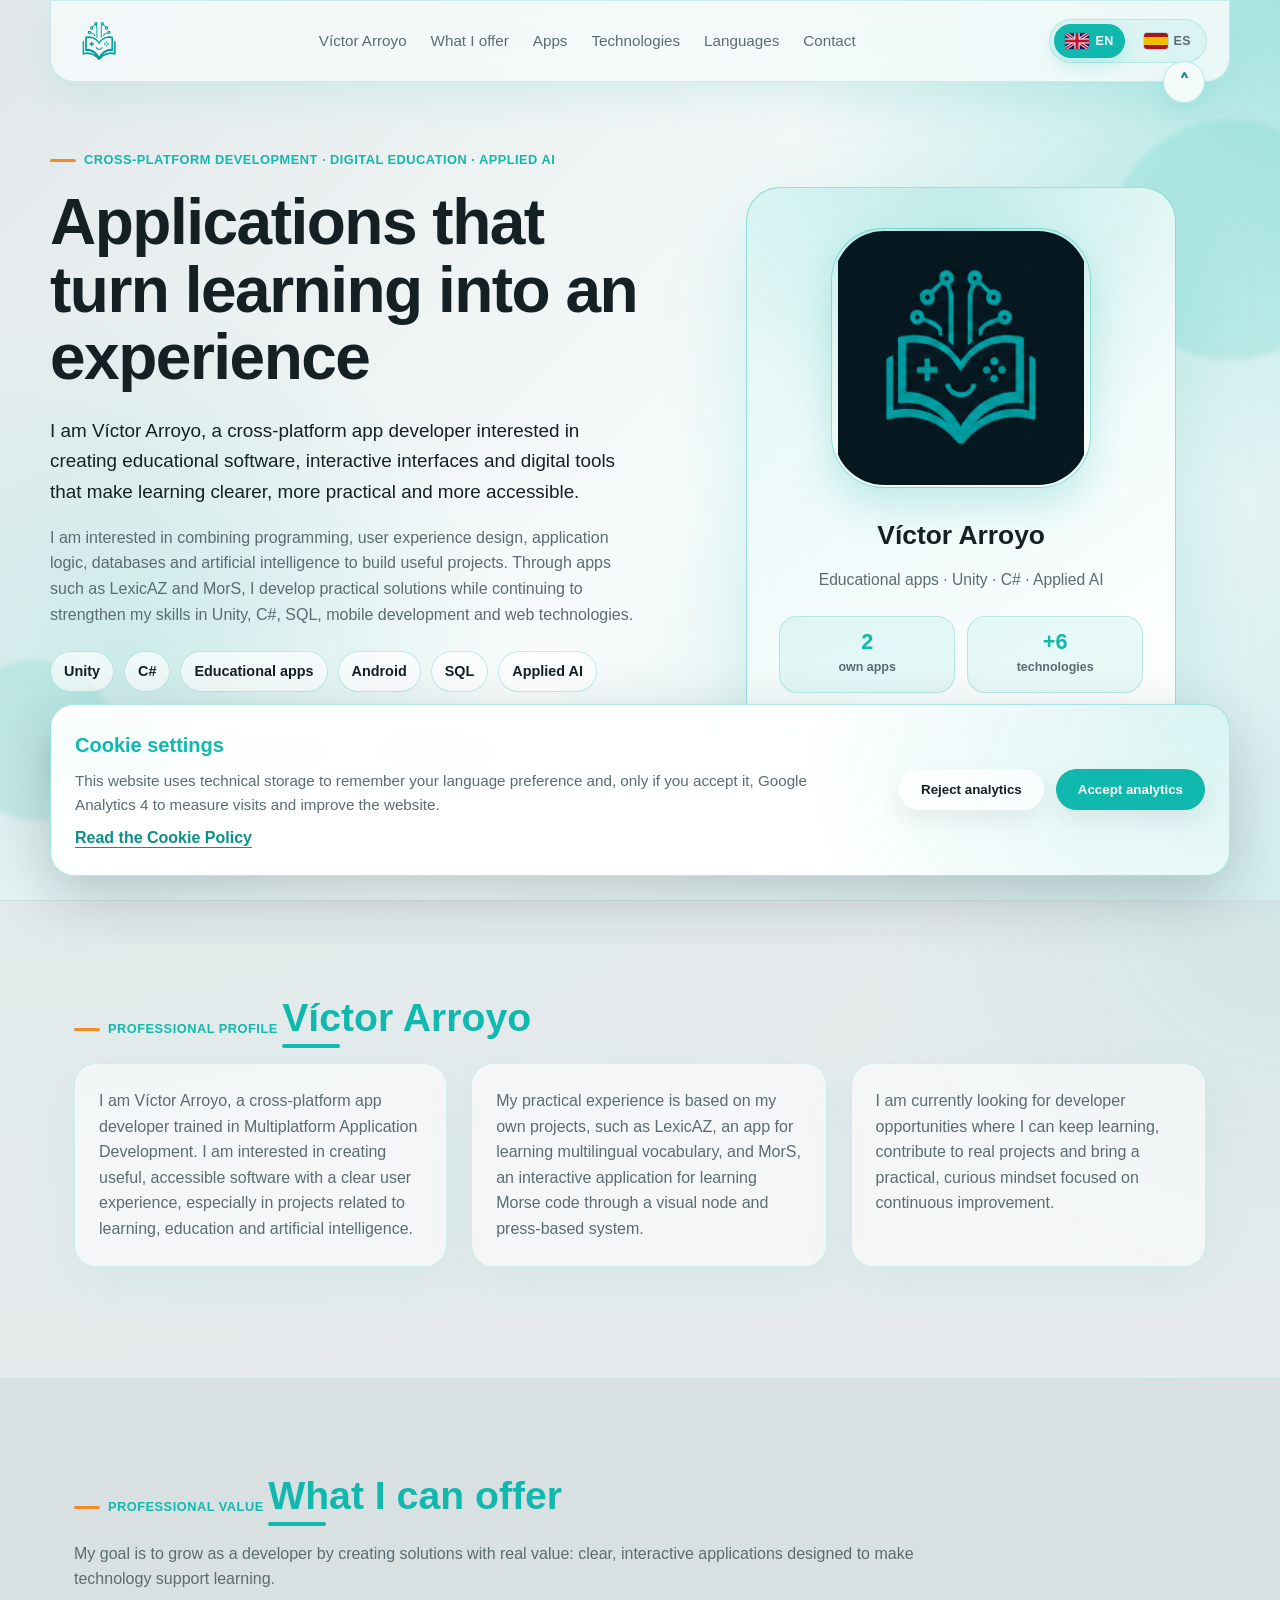
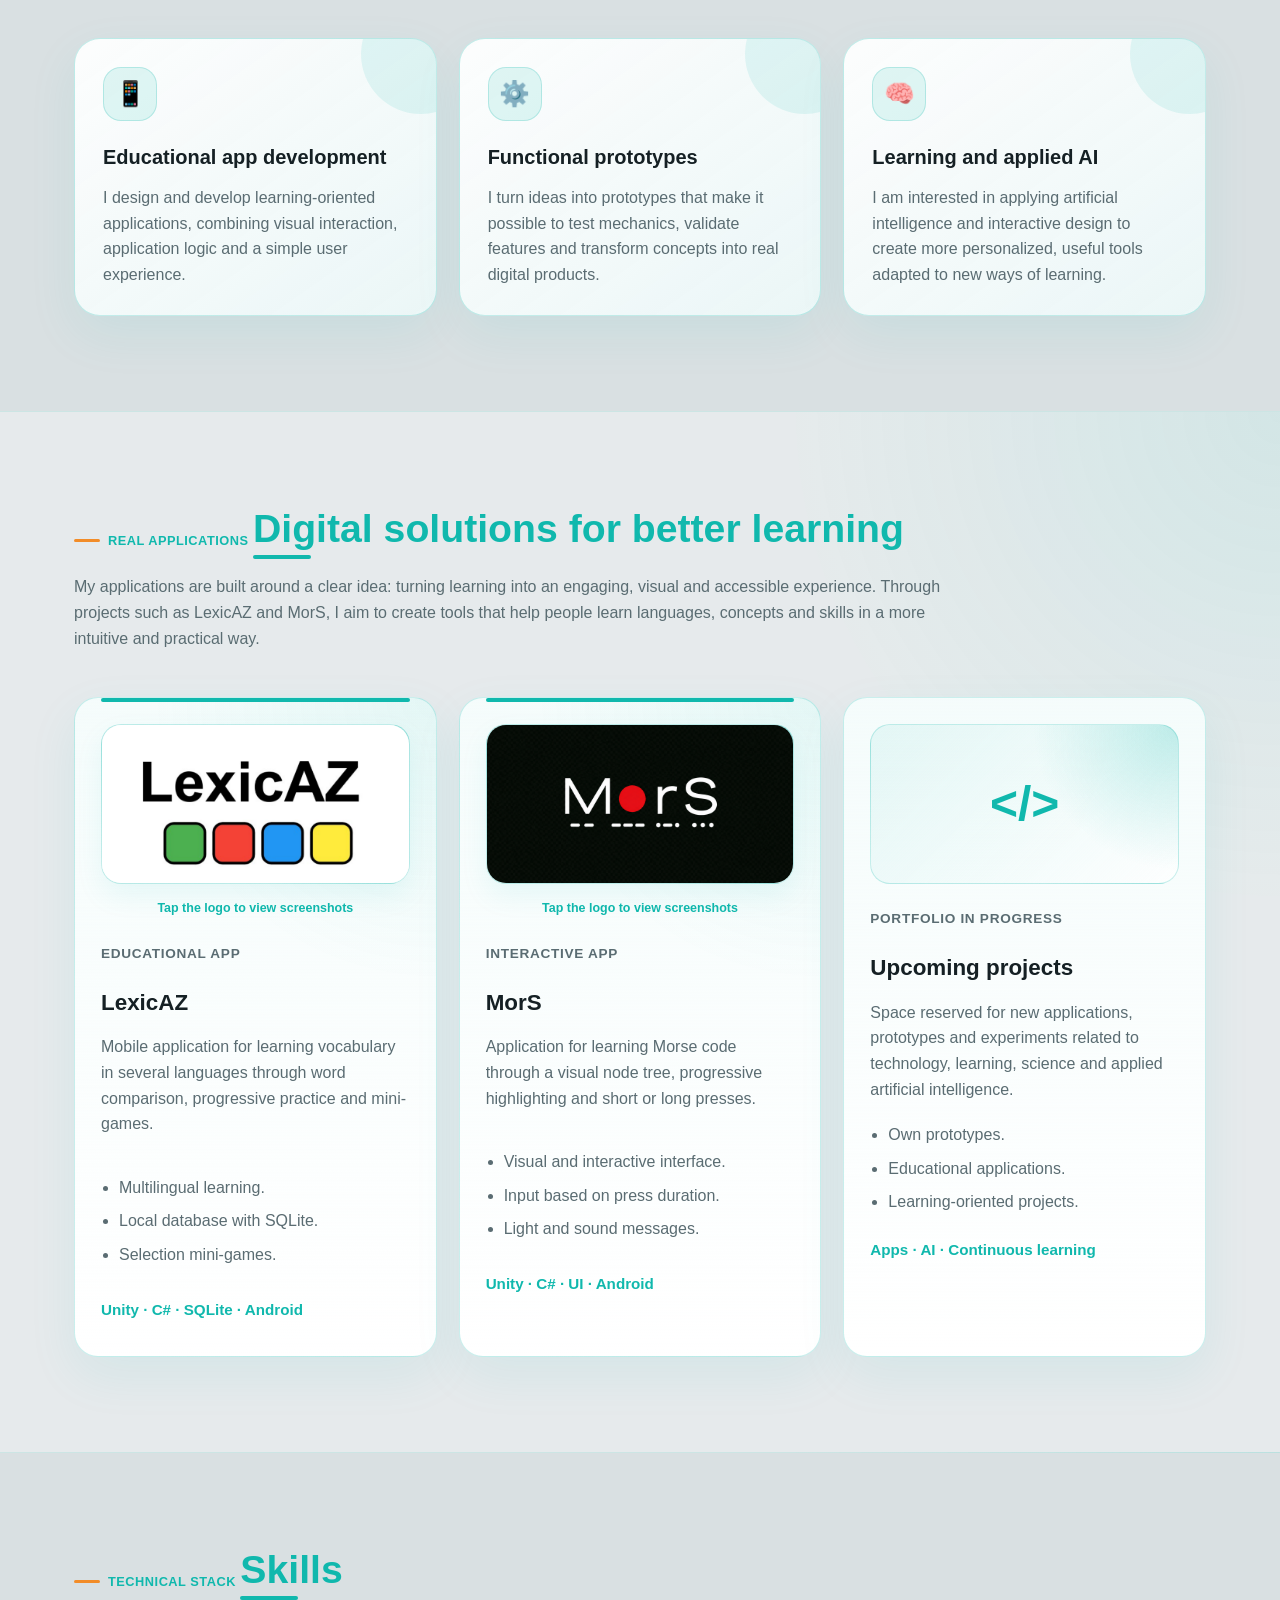
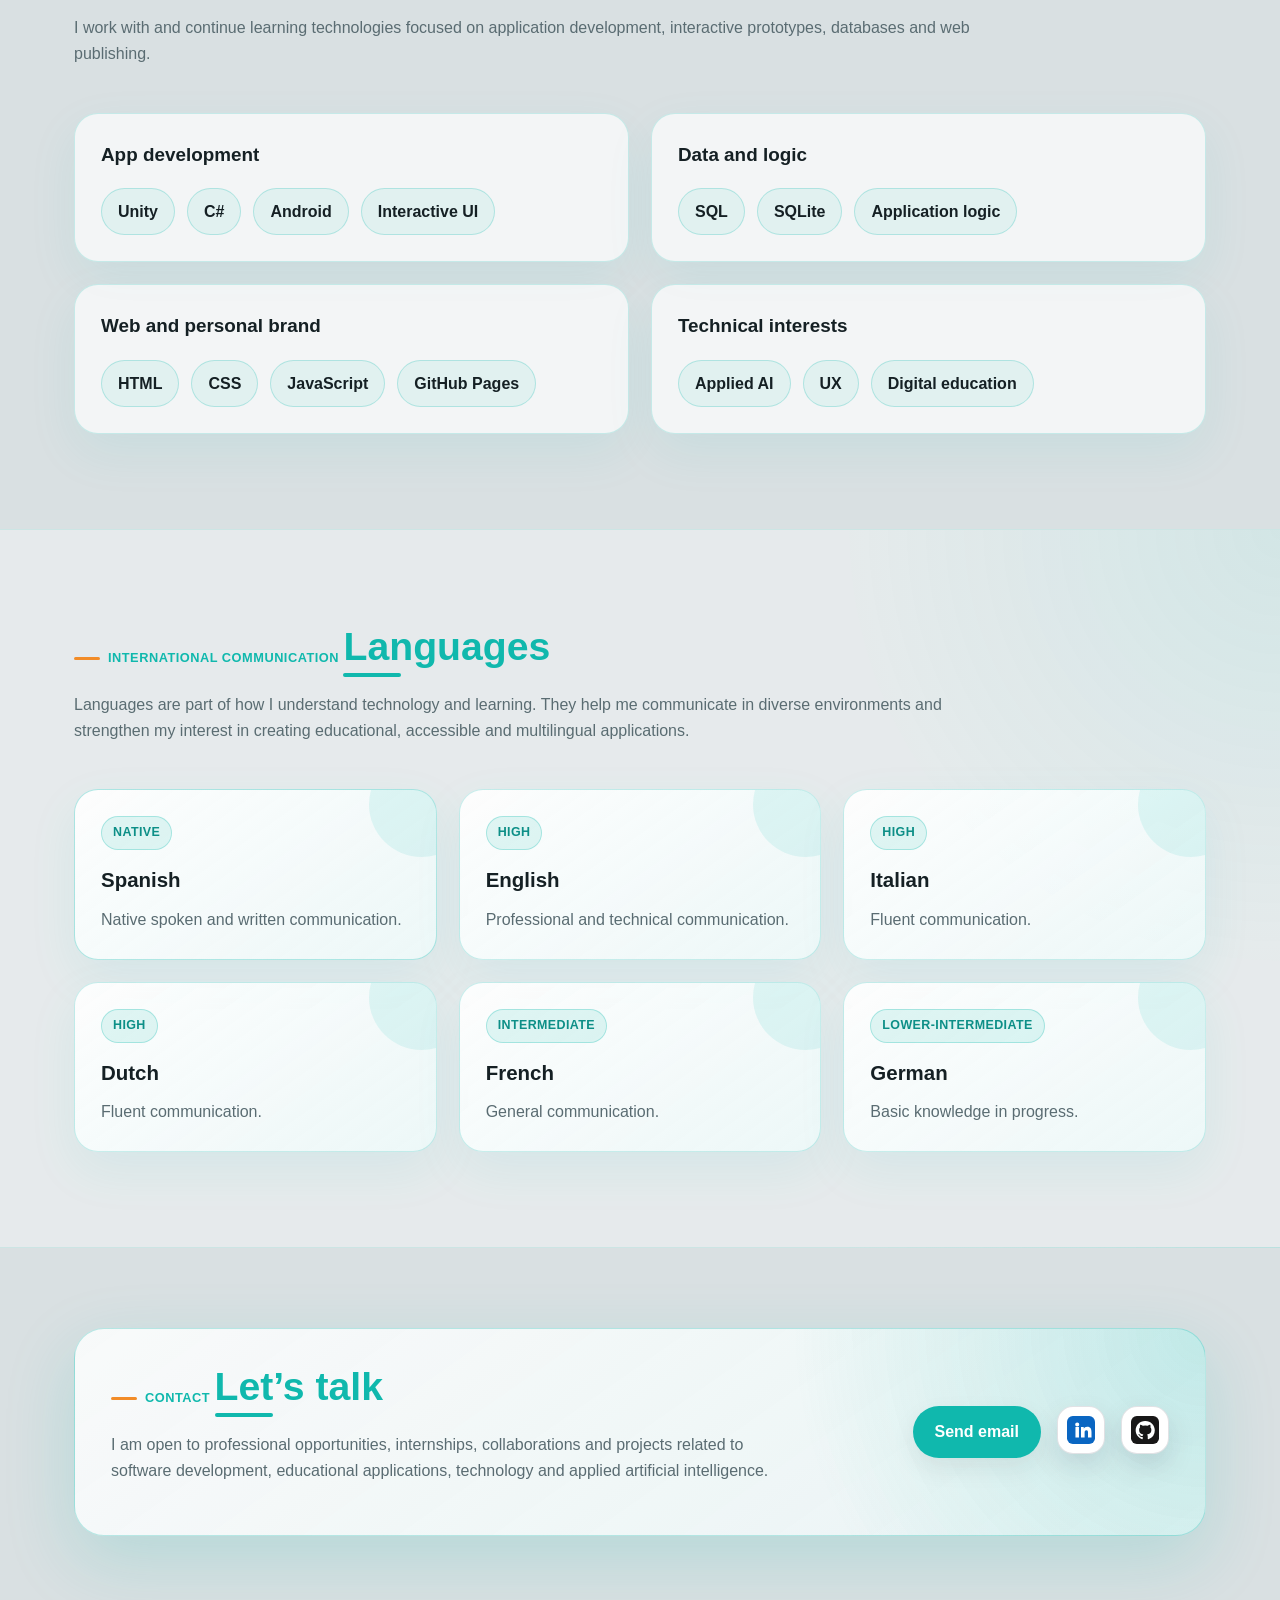
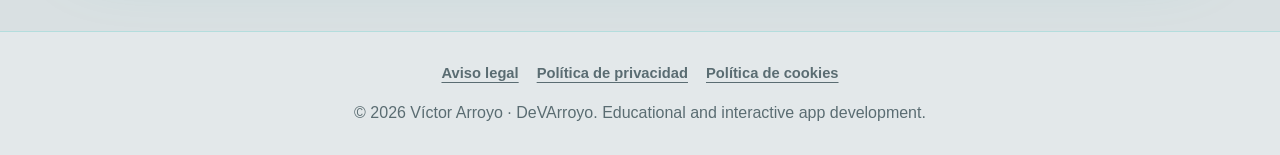
<file: index.html>
<!DOCTYPE html>

<html lang="en">
<head>
  <meta charset="utf-8"/>
  <meta content="width=device-width, initial-scale=1.0" name="viewport"/>
  <meta content="Professional website of Víctor Arroyo. Cross-platform app development, educational software, Unity, C#, SQL, web technologies, languages and applied artificial intelligence." name="description"/>

  <title>Víctor Arroyo | Cross-platform app developer</title>

  <link href="assets/icons/favicon.ico" rel="icon" sizes="any"/>
  <link href="assets/icons/favicon.png" rel="icon" type="image/png"/>
  <link href="assets/icons/apple-touch-icon.png" rel="apple-touch-icon"/>
  <link href="styles.css" rel="stylesheet"/>
</head>

<body>
  <header class="hero">
    <nav aria-label="Main navigation" class="navbar" data-i18n-aria-label="aria.mainNav">
      <a aria-label="Go to home" class="logo logo-link" data-i18n-aria-label="aria.home" href="#inicio">
        <img src="assets/icons/logo-nav.png" alt="Víctor Arroyo logo" class="nav-logo"/>
      </a>

      <ul class="nav-links">
        <li><a data-i18n="nav.about" href="#sobre-mi">Víctor Arroyo</a></li>
        <li><a data-i18n="nav.value" href="#aportacion">What I offer</a></li>
        <li><a data-i18n="nav.apps" href="#proyectos">Apps</a></li>
        <li><a data-i18n="nav.tech" href="#tecnologias">Skills</a></li>
        <li><a data-i18n="nav.languages" href="#idiomas">Languages</a></li>
        <li><a data-i18n="nav.contact" href="#contacto">Contact</a></li>
      </ul>

      <div aria-label="Language selector" class="language-switcher">
        <button aria-label="View website in English" class="language-button is-active" data-i18n-aria-label="langButton.enAria" data-i18n-title="langButton.enTitle" data-lang="en" title="English" type="button">
          <img src="assets/icons/flag-en.svg" alt="" aria-hidden="true" class="flag-image"/>
          <span class="language-code">EN</span>
        </button>

        <button aria-label="Ver la web en español" class="language-button" data-i18n-aria-label="langButton.esAria" data-i18n-title="langButton.esTitle" data-lang="es" title="Español" type="button">
          <img src="assets/icons/flag-es.svg" alt="" aria-hidden="true" class="flag-image"/>
          <span class="language-code">ES</span>
        </button>
      </div>

      <button aria-expanded="true" aria-label="Hide navigation menu" class="navbar-toggle" data-i18n-aria-label="aria.hideNav" type="button">
        ˄
      </button>
    </nav>

    <section class="hero-content" id="inicio">
      <div class="hero-text-block">
        <p class="tag" data-i18n="hero.tag">Cross-platform development · Digital education · Applied AI</p>

        <h1 data-i18n="hero.title">Applications that turn learning into an experience</h1>

        <p class="hero-subtitle" data-i18n="hero.subtitle">
          I am Víctor Arroyo, a cross-platform app developer interested in creating educational software, interactive interfaces and digital tools that make learning clearer, more practical and more accessible.
        </p>

        <p class="hero-text" data-i18n="hero.text">
          I am interested in combining programming, user experience design, application logic, databases and artificial intelligence to build useful projects. Through apps such as LexicAZ and MorS, I develop practical solutions while continuing to strengthen my skills in Unity, C#, SQL, mobile development and web technologies.
        </p>

        <div aria-label="Main areas" class="hero-chips" data-i18n-aria-label="aria.mainAreas">
          <span>Unity</span>
          <span>C#</span>
          <span data-i18n="chip.educationalApps">Educational apps</span>
          <span>Android</span>
          <span>SQL</span>
          <span data-i18n="chip.appliedAi">Applied AI</span>
        </div>

        <div class="hero-buttons">
          <a class="btn primary" data-i18n="button.viewApps" href="#proyectos">View apps</a>
          <a class="btn secondary" data-i18n="button.value" href="#aportacion">What I can offer</a>
          <a class="btn ghost" data-i18n="button.cv" href="assets/cv/cv-victor-arroyo.pdf" rel="noopener noreferrer" target="_blank">Download CV</a>
        </div>
      </div>

      <div class="hero-visual">
        <div aria-hidden="true" class="visual-orbit">
          <span class="orbit-dot dot-one"></span>
          <span class="orbit-dot dot-two"></span>
          <span class="orbit-dot dot-three"></span>
        </div>

        <div class="profile-card">
          <div class="logo-image-wrapper">
            <img alt="Víctor Arroyo personal logo" class="logo-image" data-i18n-alt="alt.logo" src="assets/img/logo-victor-arroyo.png"/>
          </div>

          <h2>Víctor Arroyo</h2>
          <p data-i18n="profile.tag">Educational apps · Unity · C# · Applied AI</p>

          <div class="profile-stats">
            <div>
              <strong>2</strong>
              <span data-i18n="profile.apps">own apps</span>
            </div>

            <div>
              <strong>+6</strong>
              <span data-i18n="profile.tech">technologies</span>
            </div>
          </div>
        </div>
      </div>
    </section>
  </header>

  <main>
    <section class="section section-soft" id="sobre-mi">
      <div class="section-kicker" data-i18n="about.kicker">Professional profile</div>
      <h2 data-i18n="about.title">Víctor Arroyo</h2>

      <div class="text-grid">
        <p data-i18n="about.p1">
          I am Víctor Arroyo, a cross-platform app developer trained in Multiplatform Application Development. I am interested in creating useful, accessible software with a clear user experience, especially in projects related to learning, education and artificial intelligence.
        </p>

        <p data-i18n="about.p2">
          My practical experience is based on my own projects, such as LexicAZ, an app for learning multilingual vocabulary, and MorS, an interactive application for learning Morse code through a visual node and press-based system.
        </p>

        <p data-i18n="about.p3">
          I am currently looking for developer opportunities where I can keep learning, contribute to real projects and bring a practical, curious mindset focused on continuous improvement.
        </p>
      </div>
    </section>

    <section class="section" id="aportacion">
      <div class="section-heading">
        <div>
          <div class="section-kicker" data-i18n="value.kicker">Professional value</div>
          <h2 data-i18n="button.value">What I can offer</h2>
          <p data-i18n="value.intro">
            My goal is to grow as a developer by creating solutions with real value: clear, interactive applications designed to make technology support learning.
          </p>
        </div>
      </div>

      <div class="value-cards">
        <article class="value-card">
          <div class="value-icon">📱</div>
          <h3 data-i18n="value.card1.title">Educational app development</h3>
          <p data-i18n="value.card1.text">
            I design and develop learning-oriented applications, combining visual interaction, application logic and a simple user experience.
          </p>
        </article>

        <article class="value-card">
          <div class="value-icon">⚙️</div>
          <h3 data-i18n="value.card2.title">Functional prototypes</h3>
          <p data-i18n="value.card2.text">
            I turn ideas into prototypes that make it possible to test mechanics, validate features and transform concepts into real digital products.
          </p>
        </article>

        <article class="value-card">
          <div class="value-icon">🧠</div>
          <h3 data-i18n="value.card3.title">Learning and applied AI</h3>
          <p data-i18n="value.card3.text">
            I am interested in applying artificial intelligence and interactive design to create more personalized, useful tools adapted to new ways of learning.
          </p>
        </article>
      </div>
    </section>

    <section class="section section-soft" id="proyectos">
      <div class="section-heading">
        <div>
          <div class="section-kicker" data-i18n="projects.kicker">Real applications</div>
          <h2 data-i18n="projects.title">Digital solutions for better learning</h2>
          <p data-i18n="projects.intro">
            My applications are built around a clear idea: turning learning into an engaging, visual and accessible experience. Through projects such as LexicAZ and MorS, I aim to create tools that help people learn languages, concepts and skills in a more intuitive and practical way.
          </p>
        </div>
      </div>

      <div class="cards">
        <article class="card project-card flip-card" data-project="lexicaz">
          <div class="flip-card-inner">
            <div class="flip-card-face flip-card-front">
              <div class="project-logo-area">
                <button aria-label="View LexicAZ screenshots" class="project-logo-button" data-i18n-aria-label="aria.lexicazShots" type="button">
                  <img alt="LexicAZ logo or preview" data-i18n-alt="alt.lexicazLogo" src="assets/img/lexicaz-preview.png"/>
                </button>

                <p class="project-logo-hint" data-i18n="project.logoHint">Tap the logo to view screenshots</p>
              </div>

              <p class="project-label" data-i18n="lexicaz.label">Educational app</p>

              <h3>LexicAZ</h3>

              <p data-i18n="lexicaz.description">
                Mobile application for learning vocabulary in several languages through word comparison, progressive practice and mini-games.
              </p>

              <ul>
                <li data-i18n="lexicaz.li1">Multilingual learning.</li>
                <li data-i18n="lexicaz.li2">Local database with SQLite.</li>
                <li data-i18n="lexicaz.li3">Selection mini-games.</li>
              </ul>

              <span class="tech-summary">Unity · C# · SQLite · Android</span>
            </div>

            <div aria-live="polite" class="flip-card-face flip-card-back">
              <div aria-label="View next LexicAZ screenshot" class="screenshot-frame" data-i18n-aria-label="aria.nextLexicaz" data-i18n-data-screenshot-hint="screenshot.hint" data-screenshot-hint="Tap the screenshot to continue" role="button" tabindex="0">
                <img alt="LexicAZ screenshot" class="project-screenshot" data-i18n-alt="alt.lexicazShot" src="assets/img/lexicaz/inicio-lexicaz.png"/>
              </div>

              <p class="screenshot-counter">1 / 7</p>
              <h3>LexicAZ</h3>
              <p class="screenshot-caption" data-i18n="lexicaz.caption1">LexicAZ home screen</p>

              <div class="flip-actions">
                <button class="project-link light-card-button back-to-info" data-i18n="project.back" type="button">Back to information</button>
              </div>
            </div>
          </div>
        </article>

        <article class="card project-card flip-card" data-project="mors">
          <div class="flip-card-inner">
            <div class="flip-card-face flip-card-front">
              <div class="project-logo-area">
                <button aria-label="View MorS screenshots" class="project-logo-button" data-i18n-aria-label="aria.morsShots" type="button">
                  <img alt="MorS logo or preview" data-i18n-alt="alt.morsLogo" src="assets/img/mors-preview.png"/>
                </button>

                <p class="project-logo-hint" data-i18n="project.logoHint">Tap the logo to view screenshots</p>
              </div>

              <p class="project-label" data-i18n="mors.label">Interactive app</p>

              <h3>MorS</h3>

              <p data-i18n="mors.description">
                Application for learning Morse code through a visual node tree, progressive highlighting and short or long presses.
              </p>

              <ul>
                <li data-i18n="mors.li1">Visual and interactive interface.</li>
                <li data-i18n="mors.li2">Input based on press duration.</li>
                <li data-i18n="mors.li3">Light and sound messages.</li>
              </ul>

              <span class="tech-summary">Unity · C# · UI · Android</span>
            </div>

            <div aria-live="polite" class="flip-card-face flip-card-back">
              <div aria-label="View next MorS screenshot" class="screenshot-frame" data-i18n-aria-label="aria.nextMors" data-i18n-data-screenshot-hint="screenshot.hint" data-screenshot-hint="Tap the screenshot to continue" role="button" tabindex="0">
                <img alt="MorS screenshot" class="project-screenshot" data-i18n-alt="alt.morsShot" src="assets/img/mors/inicio-mors.png"/>
              </div>

              <p class="screenshot-counter">1 / 5</p>
              <h3>MorS</h3>
              <p class="screenshot-caption" data-i18n="mors.caption1">MorS main screen</p>

              <div class="flip-actions">
                <button class="project-link light-card-button back-to-info" data-i18n="project.back" type="button">Back to information</button>
              </div>
            </div>
          </div>
        </article>

        <article class="card project-card future-card">
          <div class="project-placeholder">
            <span>&lt;/&gt;</span>
          </div>

          <p class="project-label" data-i18n="future.label">Portfolio in progress</p>

          <h3 data-i18n="future.title">Upcoming projects</h3>

          <p data-i18n="future.description">
            Space reserved for new applications, prototypes and experiments related to technology, learning, science and applied artificial intelligence.
          </p>

          <ul>
            <li data-i18n="future.li1">Own prototypes.</li>
            <li data-i18n="future.li2">Educational applications.</li>
            <li data-i18n="future.li3">Learning-oriented projects.</li>
          </ul>

          <span class="tech-summary" data-i18n="future.tech">Apps · AI · Continuous learning</span>
        </article>
      </div>
    </section>

    <section class="section" id="tecnologias">
      <div class="section-heading">
        <div>
          <div class="section-kicker" data-i18n="tech.kicker">Technical stack</div>
          <h2 data-i18n="tech.skills">Skills</h2>
          <p data-i18n="tech.intro">
            I work with and continue learning technologies focused on application development, interactive prototypes, databases and web publishing.
          </p>
        </div>
      </div>

      <div class="tech-groups">
        <article class="tech-group">
          <h3 data-i18n="tech.group1">App development</h3>
          <div class="tech-list">
            <span>Unity</span>
            <span>C#</span>
            <span>Android</span>
            <span data-i18n="tech.ui">Interactive UI</span>
          </div>
        </article>

        <article class="tech-group">
          <h3 data-i18n="tech.group2">Data and logic</h3>
          <div class="tech-list">
            <span>SQL</span>
            <span>SQLite</span>
            <span data-i18n="tech.logic">Application logic</span>
          </div>
        </article>

        <article class="tech-group">
          <h3 data-i18n="tech.group3">Web and personal brand</h3>
          <div class="tech-list">
            <span>HTML</span>
            <span>CSS</span>
            <span>JavaScript</span>
            <span>GitHub Pages</span>
          </div>
        </article>

        <article class="tech-group">
          <h3 data-i18n="tech.group4">Technical interests</h3>
          <div class="tech-list">
            <span data-i18n="chip.appliedAi">Applied AI</span>
            <span data-i18n="tech.ux">UX</span>
            <span data-i18n="tech.digitalEducation">Digital education</span>
          </div>
        </article>
      </div>
    </section>

    <section class="section section-soft" id="idiomas">
      <div class="section-heading">
        <div>
          <div class="section-kicker" data-i18n="languages.kicker">International communication</div>
          <h2 data-i18n="nav.languages">Languages</h2>
          <p data-i18n="languages.intro">
            Languages are part of how I understand technology and learning. They help me communicate in diverse environments and strengthen my interest in creating educational, accessible and multilingual applications.
          </p>
        </div>
      </div>

      <div class="language-cards">
        <article class="language-card main-language">
          <span class="language-level" data-i18n="level.native">Native</span>
          <h3 data-i18n="lang.spanish">Spanish</h3>
          <p data-i18n="lang.spanish.desc">Native spoken and written communication.</p>
        </article>

        <article class="language-card">
          <span class="language-level" data-i18n="level.high">High</span>
          <h3 data-i18n="lang.english">English</h3>
          <p data-i18n="lang.english.desc">Professional and technical communication.</p>
        </article>

        <article class="language-card">
          <span class="language-level" data-i18n="level.high">High</span>
          <h3 data-i18n="lang.italian">Italian</h3>
          <p data-i18n="lang.fluent.desc">Fluent communication.</p>
        </article>

        <article class="language-card">
          <span class="language-level" data-i18n="level.high">High</span>
          <h3 data-i18n="lang.dutch">Dutch</h3>
          <p data-i18n="lang.fluent.desc">Fluent communication.</p>
        </article>

        <article class="language-card">
          <span class="language-level" data-i18n="level.medium">Intermediate</span>
          <h3 data-i18n="lang.french">French</h3>
          <p data-i18n="lang.general.desc">General communication.</p>
        </article>

        <article class="language-card">
          <span class="language-level" data-i18n="level.lowMedium">Lower-intermediate</span>
          <h3 data-i18n="lang.german">German</h3>
          <p data-i18n="lang.german.desc">Basic knowledge in progress.</p>
        </article>
      </div>
    </section>

    <section class="section contact section-cta" id="contacto">
      <div class="cta-box">
        <div>
          <div class="section-kicker" data-i18n="nav.contact">Contact</div>
          <h2 data-i18n="contact.title">Let’s talk</h2>

          <p data-i18n="contact.text">
            I am open to professional opportunities, internships, collaborations and projects related to software development, educational applications, technology and applied artificial intelligence.
          </p>
        </div>

        <div class="contact-links">
          <a class="btn primary" data-i18n="contact.email" data-i18n-href="contact.emailHref" href="mailto:contacto@devarroyo.com?subject=Contact%20from%20Victor%20Arroyo">Send email</a>

          <a class="social-icon-link" href="https://www.linkedin.com/in/victor-arez-dev" rel="noopener noreferrer" target="_blank" aria-label="LinkedIn">
            <img src="assets/icons/linkedin.svg" alt="LinkedIn" class="social-icon"/>
          </a>

          <a class="social-icon-link" href="https://github.com/vitoarez" rel="noopener noreferrer" target="_blank" aria-label="GitHub">
            <img src="assets/icons/github.svg" alt="GitHub" class="social-icon"/>
          </a>
        </div>
      </div>
    </section>
  </main>

  <footer>
    <nav class="legal-links" aria-label="Legal information">
      <a href="aviso-legal.html">Aviso legal</a>
      <a href="privacidad.html">Política de privacidad</a>
      <a href="cookies.html">Política de cookies</a>
    </nav>

    <p data-i18n="footer.text">© 2026 Víctor Arroyo · DeVArroyo. Educational and interactive app development.</p>
  </footer>

  <div class="cookie-banner" id="cookieBanner" hidden>
    <div class="cookie-banner-content">
      <div>
        <h2 data-i18n="cookies.banner.title">Cookie settings</h2>
        <p data-i18n="cookies.banner.text">
          This website uses technical storage to remember your language preference and, only if you accept it, Google Analytics 4 to measure visits and improve the website.
        </p>
        <a href="cookies.html" data-i18n="cookies.banner.link">Read the Cookie Policy</a>
      </div>

      <div class="cookie-banner-actions">
        <button type="button" class="btn secondary" id="rejectAnalytics" data-i18n="cookies.banner.reject">
          Reject analytics
        </button>

        <button type="button" class="btn primary" id="acceptAnalytics" data-i18n="cookies.banner.accept">
          Accept analytics
        </button>
      </div>
    </div>
  </div>

  <script src="script.js"></script>
</body>
</html>
</file>
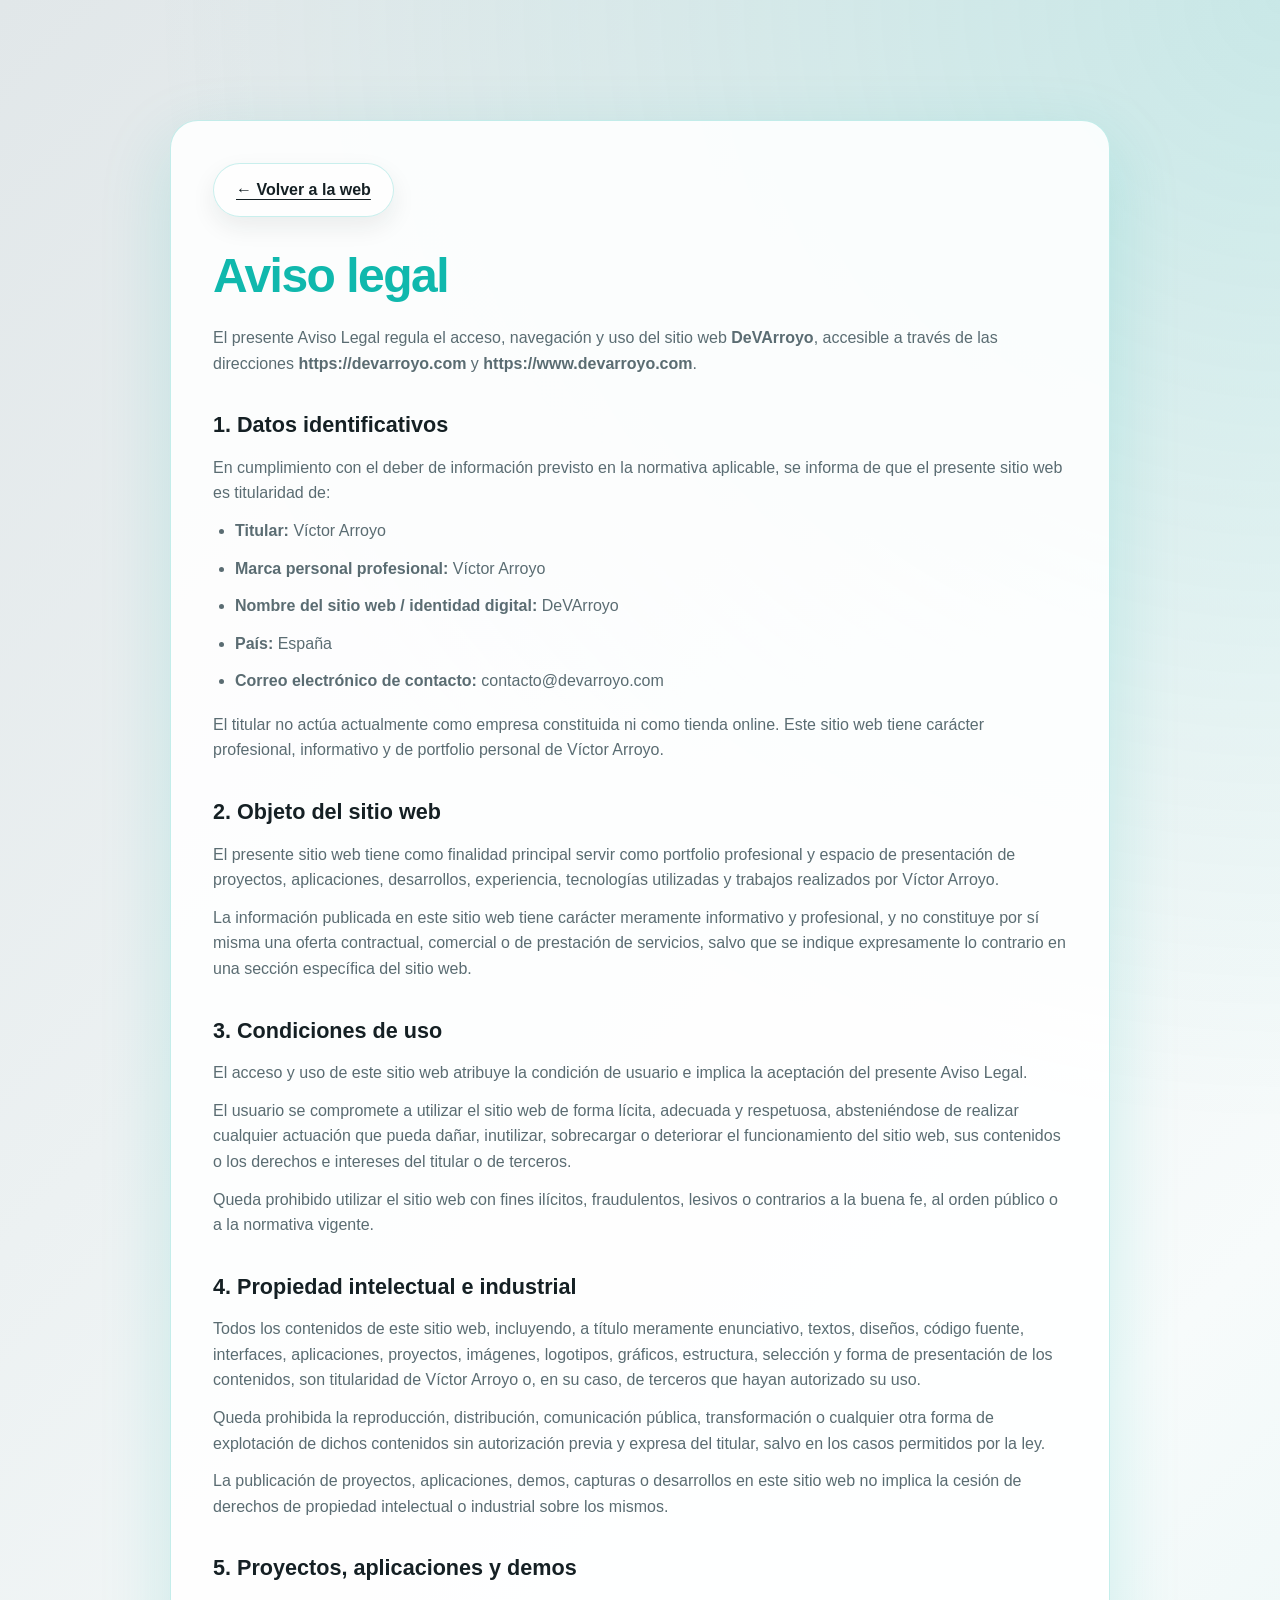
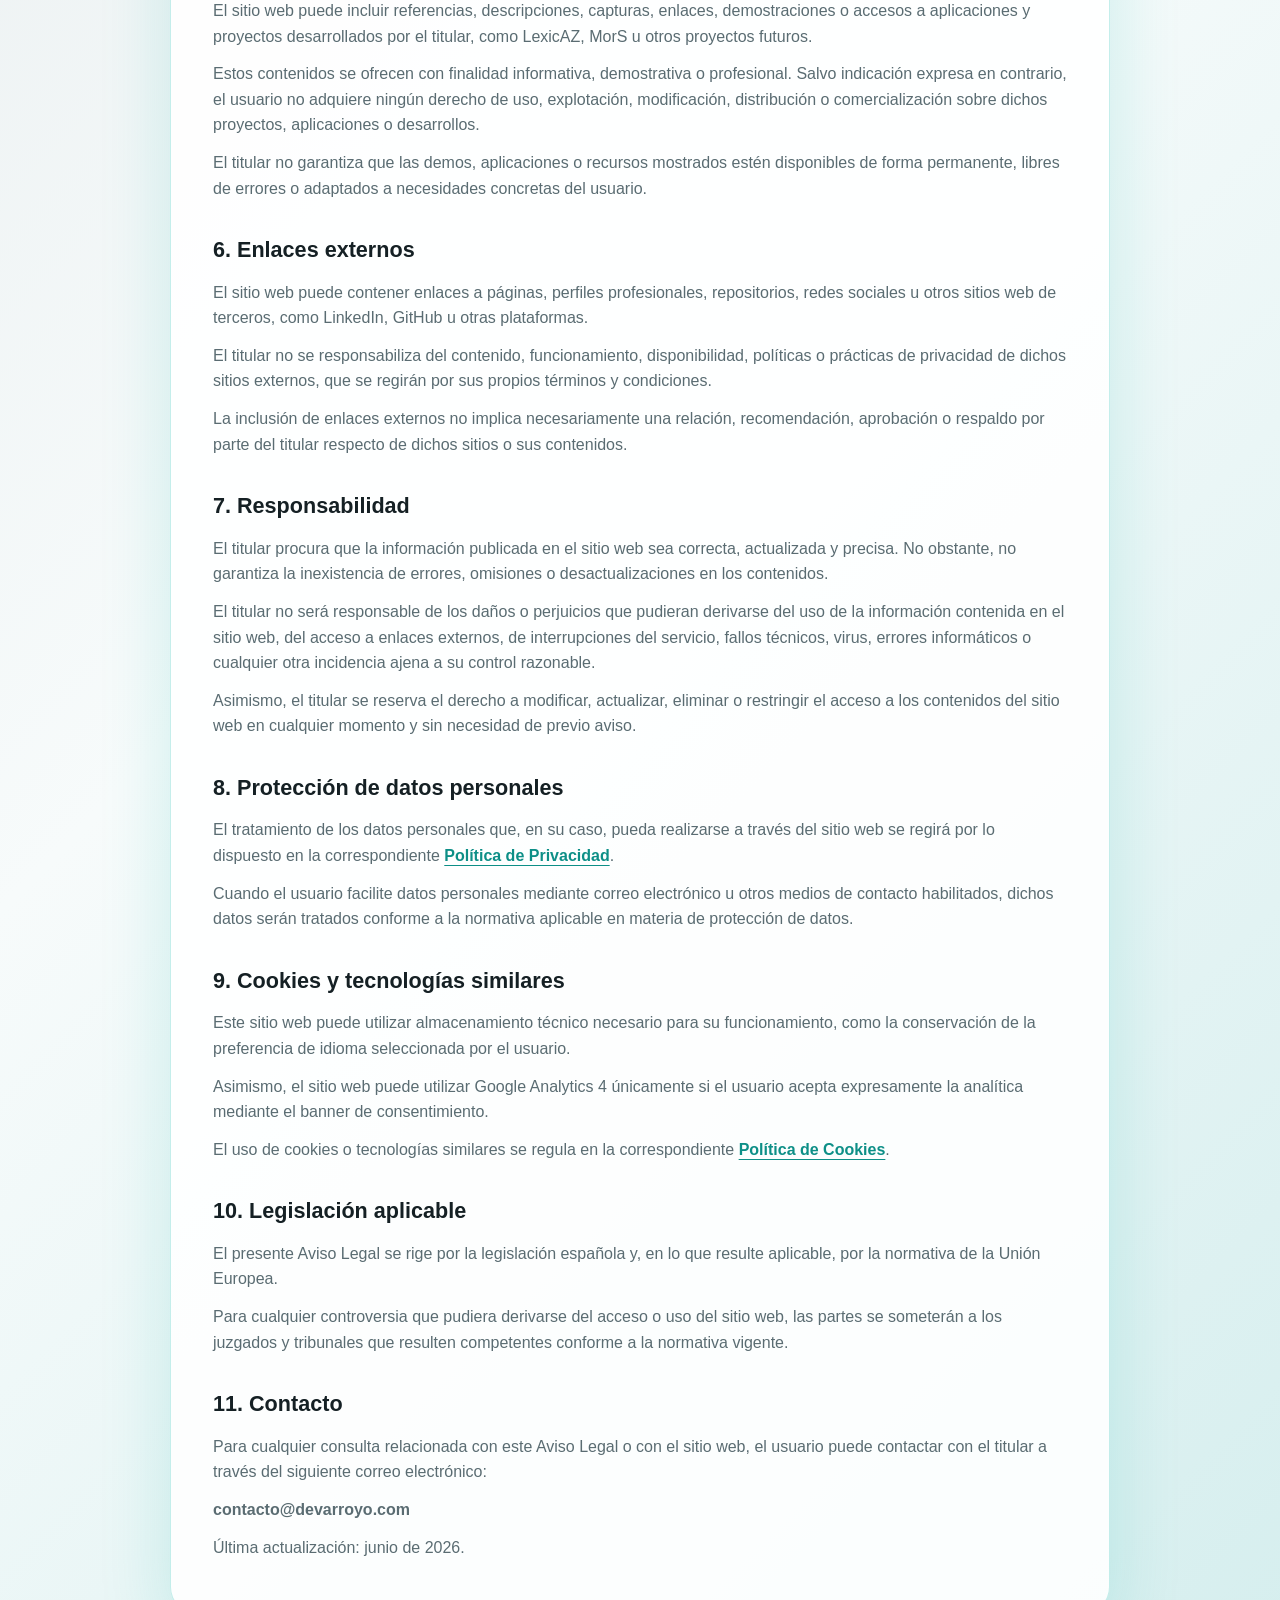
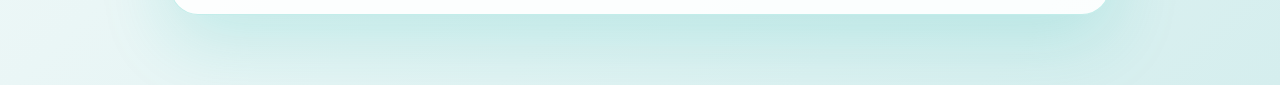
<file: aviso-legal.html>
<!DOCTYPE html>
<html lang="es">
<head>
  <meta charset="utf-8" />
  <meta name="viewport" content="width=device-width, initial-scale=1.0" />

  <meta
    name="description"
    content="Aviso legal del sitio web profesional de Víctor Arroyo."
  />

  <title>Aviso legal | Víctor Arroyo</title>

  <link rel="stylesheet" href="styles.css" />
</head>

<body>
  <main class="legal-page">
    <article class="legal-container">
      <a href="index.html" class="btn secondary legal-back">← Volver a la web</a>

      <h1>Aviso legal</h1>

      <p>
        El presente Aviso Legal regula el acceso, navegación y uso del sitio web
        <strong>DeVArroyo</strong>, accesible a través de las direcciones
        <strong>https://devarroyo.com</strong> y <strong>https://www.devarroyo.com</strong>.
      </p>

      <h2>1. Datos identificativos</h2>

      <p>
        En cumplimiento con el deber de información previsto en la normativa aplicable,
        se informa de que el presente sitio web es titularidad de:
      </p>

      <ul>
        <li><strong>Titular:</strong> Víctor Arroyo</li>
        <li><strong>Marca personal profesional:</strong> Víctor Arroyo</li>
        <li><strong>Nombre del sitio web / identidad digital:</strong> DeVArroyo</li>
        <li><strong>País:</strong> España</li>
        <li><strong>Correo electrónico de contacto:</strong> contacto@devarroyo.com</li>
      </ul>

      <p>
        El titular no actúa actualmente como empresa constituida ni como tienda online.
        Este sitio web tiene carácter profesional, informativo y de portfolio personal de
        Víctor Arroyo.
      </p>

      <h2>2. Objeto del sitio web</h2>

      <p>
        El presente sitio web tiene como finalidad principal servir como portfolio profesional
        y espacio de presentación de proyectos, aplicaciones, desarrollos, experiencia,
        tecnologías utilizadas y trabajos realizados por Víctor Arroyo.
      </p>

      <p>
        La información publicada en este sitio web tiene carácter meramente informativo
        y profesional, y no constituye por sí misma una oferta contractual, comercial o de
        prestación de servicios, salvo que se indique expresamente lo contrario en una sección
        específica del sitio web.
      </p>

      <h2>3. Condiciones de uso</h2>

      <p>
        El acceso y uso de este sitio web atribuye la condición de usuario e implica la
        aceptación del presente Aviso Legal.
      </p>

      <p>
        El usuario se compromete a utilizar el sitio web de forma lícita, adecuada y respetuosa,
        absteniéndose de realizar cualquier actuación que pueda dañar, inutilizar, sobrecargar
        o deteriorar el funcionamiento del sitio web, sus contenidos o los derechos e intereses
        del titular o de terceros.
      </p>

      <p>
        Queda prohibido utilizar el sitio web con fines ilícitos, fraudulentos, lesivos o
        contrarios a la buena fe, al orden público o a la normativa vigente.
      </p>

      <h2>4. Propiedad intelectual e industrial</h2>

      <p>
        Todos los contenidos de este sitio web, incluyendo, a título meramente enunciativo,
        textos, diseños, código fuente, interfaces, aplicaciones, proyectos, imágenes,
        logotipos, gráficos, estructura, selección y forma de presentación de los contenidos,
        son titularidad de Víctor Arroyo o, en su caso, de terceros que hayan autorizado su uso.
      </p>

      <p>
        Queda prohibida la reproducción, distribución, comunicación pública, transformación
        o cualquier otra forma de explotación de dichos contenidos sin autorización previa y
        expresa del titular, salvo en los casos permitidos por la ley.
      </p>

      <p>
        La publicación de proyectos, aplicaciones, demos, capturas o desarrollos en este sitio web
        no implica la cesión de derechos de propiedad intelectual o industrial sobre los mismos.
      </p>

      <h2>5. Proyectos, aplicaciones y demos</h2>

      <p>
        El sitio web puede incluir referencias, descripciones, capturas, enlaces, demostraciones
        o accesos a aplicaciones y proyectos desarrollados por el titular, como LexicAZ, MorS
        u otros proyectos futuros.
      </p>

      <p>
        Estos contenidos se ofrecen con finalidad informativa, demostrativa o profesional.
        Salvo indicación expresa en contrario, el usuario no adquiere ningún derecho de uso,
        explotación, modificación, distribución o comercialización sobre dichos proyectos,
        aplicaciones o desarrollos.
      </p>

      <p>
        El titular no garantiza que las demos, aplicaciones o recursos mostrados estén disponibles
        de forma permanente, libres de errores o adaptados a necesidades concretas del usuario.
      </p>

      <h2>6. Enlaces externos</h2>

      <p>
        El sitio web puede contener enlaces a páginas, perfiles profesionales, repositorios,
        redes sociales u otros sitios web de terceros, como LinkedIn, GitHub u otras plataformas.
      </p>

      <p>
        El titular no se responsabiliza del contenido, funcionamiento, disponibilidad, políticas
        o prácticas de privacidad de dichos sitios externos, que se regirán por sus propios
        términos y condiciones.
      </p>

      <p>
        La inclusión de enlaces externos no implica necesariamente una relación, recomendación,
        aprobación o respaldo por parte del titular respecto de dichos sitios o sus contenidos.
      </p>

      <h2>7. Responsabilidad</h2>

      <p>
        El titular procura que la información publicada en el sitio web sea correcta, actualizada
        y precisa. No obstante, no garantiza la inexistencia de errores, omisiones o
        desactualizaciones en los contenidos.
      </p>

      <p>
        El titular no será responsable de los daños o perjuicios que pudieran derivarse del uso
        de la información contenida en el sitio web, del acceso a enlaces externos, de
        interrupciones del servicio, fallos técnicos, virus, errores informáticos o cualquier
        otra incidencia ajena a su control razonable.
      </p>

      <p>
        Asimismo, el titular se reserva el derecho a modificar, actualizar, eliminar o restringir
        el acceso a los contenidos del sitio web en cualquier momento y sin necesidad de previo aviso.
      </p>

      <h2>8. Protección de datos personales</h2>

      <p>
        El tratamiento de los datos personales que, en su caso, pueda realizarse a través del
        sitio web se regirá por lo dispuesto en la correspondiente
        <a href="privacidad.html">Política de Privacidad</a>.
      </p>

      <p>
        Cuando el usuario facilite datos personales mediante correo electrónico u otros medios
        de contacto habilitados, dichos datos serán tratados conforme a la normativa aplicable
        en materia de protección de datos.
      </p>

      <h2>9. Cookies y tecnologías similares</h2>

      <p>
        Este sitio web puede utilizar almacenamiento técnico necesario para su funcionamiento,
        como la conservación de la preferencia de idioma seleccionada por el usuario.
      </p>

      <p>
        Asimismo, el sitio web puede utilizar Google Analytics 4 únicamente si el usuario acepta
        expresamente la analítica mediante el banner de consentimiento.
      </p>

      <p>
        El uso de cookies o tecnologías similares se regula en la correspondiente
        <a href="cookies.html">Política de Cookies</a>.
      </p>

      <h2>10. Legislación aplicable</h2>

      <p>
        El presente Aviso Legal se rige por la legislación española y, en lo que resulte aplicable,
        por la normativa de la Unión Europea.
      </p>

      <p>
        Para cualquier controversia que pudiera derivarse del acceso o uso del sitio web,
        las partes se someterán a los juzgados y tribunales que resulten competentes conforme
        a la normativa vigente.
      </p>

      <h2>11. Contacto</h2>

      <p>
        Para cualquier consulta relacionada con este Aviso Legal o con el sitio web, el usuario
        puede contactar con el titular a través del siguiente correo electrónico:
      </p>

      <p>
        <strong>contacto@devarroyo.com</strong>
      </p>

      <p>
        Última actualización: junio de 2026.
      </p>
    </article>
  </main>
</body>
</html>
</file>
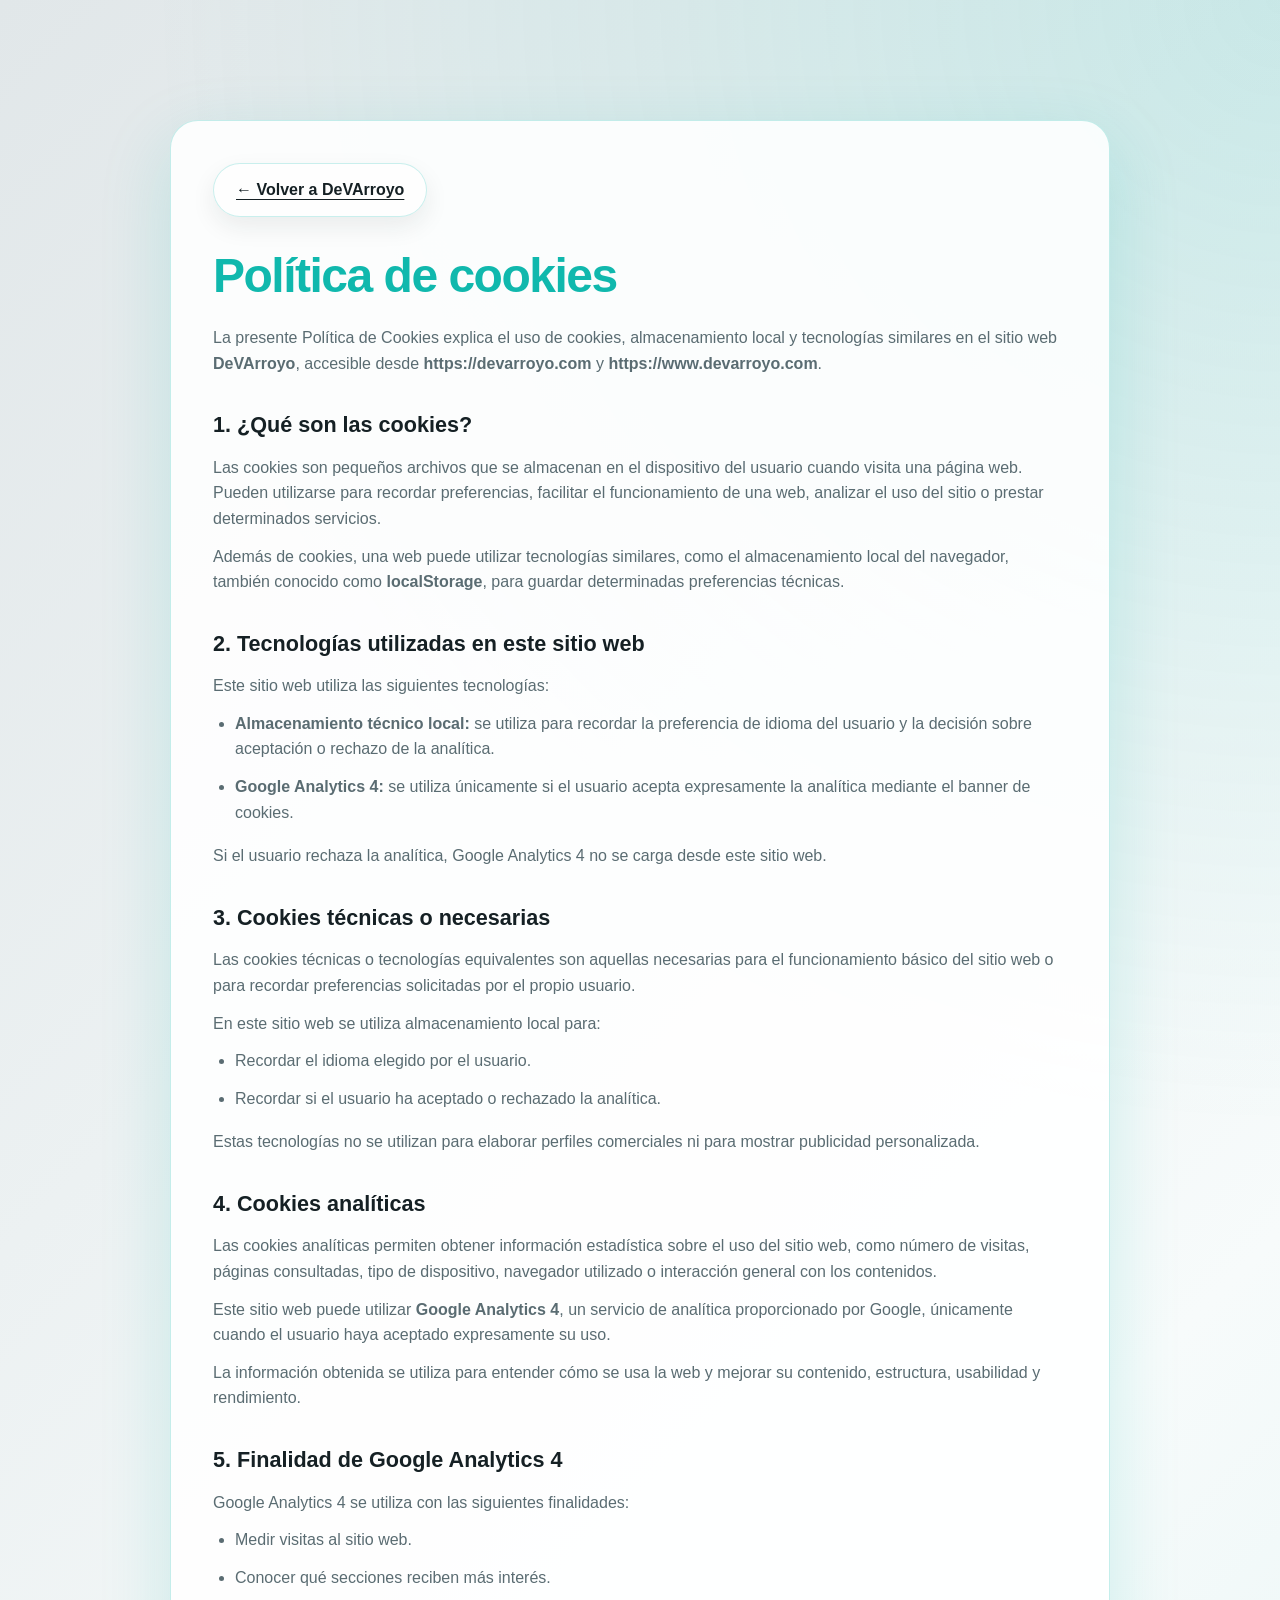
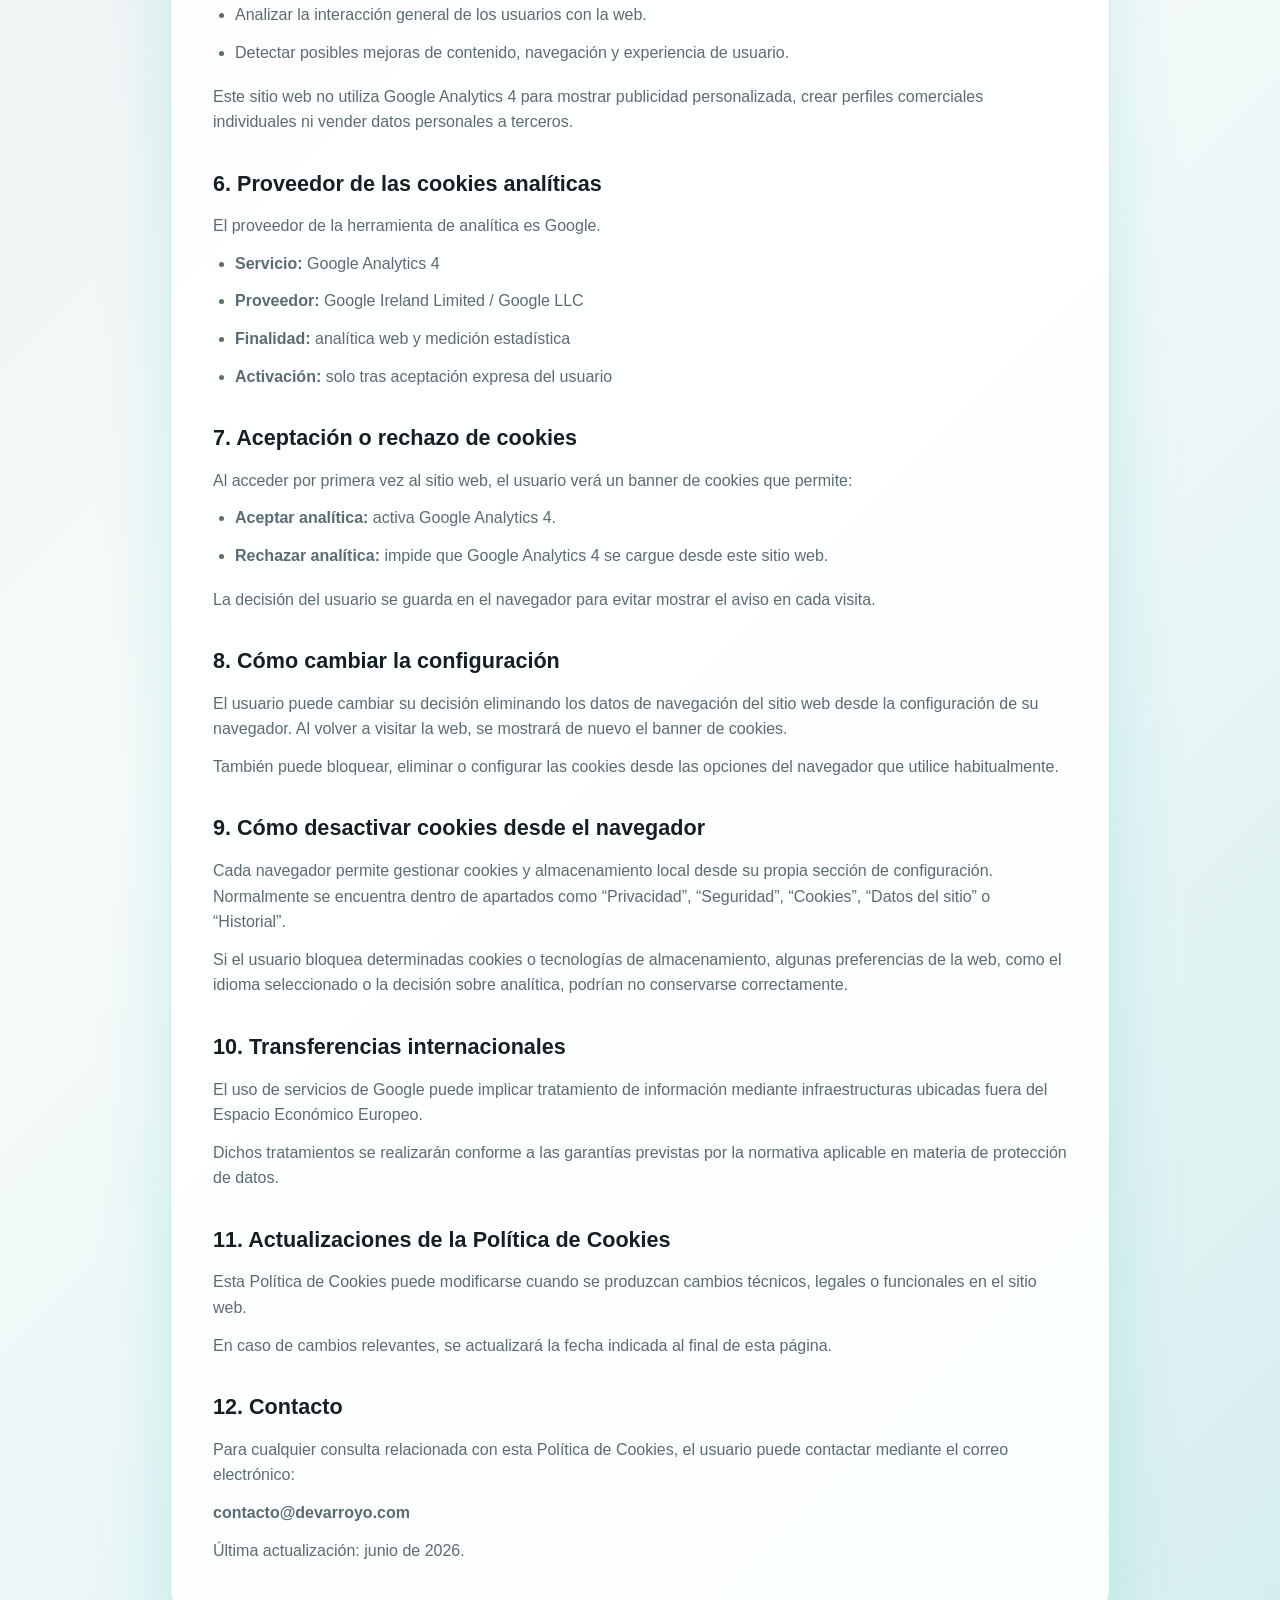
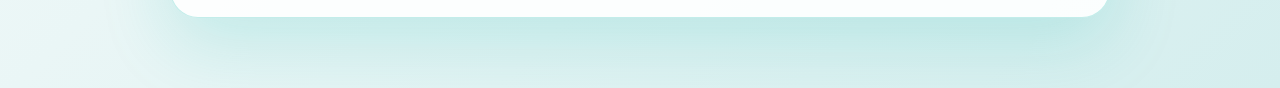
<file: cookies.html>
<!DOCTYPE html>
<html lang="es">
<head>
  <meta charset="utf-8" />
  <meta name="viewport" content="width=device-width, initial-scale=1.0" />

  <meta
    name="description"
    content="Política de cookies de DeVArroyo, sitio web profesional de Víctor Arroyo."
  />

  <title>Política de cookies | DeVArroyo</title>

  <link rel="stylesheet" href="styles.css" />
</head>

<body>
  <main class="legal-page">
    <article class="legal-container">
      <a href="index.html" class="btn secondary legal-back">← Volver a DeVArroyo</a>

      <h1>Política de cookies</h1>

      <p>
        La presente Política de Cookies explica el uso de cookies, almacenamiento local
        y tecnologías similares en el sitio web <strong>DeVArroyo</strong>, accesible desde
        <strong>https://devarroyo.com</strong> y <strong>https://www.devarroyo.com</strong>.
      </p>

      <h2>1. ¿Qué son las cookies?</h2>

      <p>
        Las cookies son pequeños archivos que se almacenan en el dispositivo del usuario
        cuando visita una página web. Pueden utilizarse para recordar preferencias,
        facilitar el funcionamiento de una web, analizar el uso del sitio o prestar
        determinados servicios.
      </p>

      <p>
        Además de cookies, una web puede utilizar tecnologías similares, como el
        almacenamiento local del navegador, también conocido como <strong>localStorage</strong>,
        para guardar determinadas preferencias técnicas.
      </p>

      <h2>2. Tecnologías utilizadas en este sitio web</h2>

      <p>
        Este sitio web utiliza las siguientes tecnologías:
      </p>

      <ul>
        <li>
          <strong>Almacenamiento técnico local:</strong> se utiliza para recordar la preferencia
          de idioma del usuario y la decisión sobre aceptación o rechazo de la analítica.
        </li>
        <li>
          <strong>Google Analytics 4:</strong> se utiliza únicamente si el usuario acepta
          expresamente la analítica mediante el banner de cookies.
        </li>
      </ul>

      <p>
        Si el usuario rechaza la analítica, Google Analytics 4 no se carga desde este sitio web.
      </p>

      <h2>3. Cookies técnicas o necesarias</h2>

      <p>
        Las cookies técnicas o tecnologías equivalentes son aquellas necesarias para el
        funcionamiento básico del sitio web o para recordar preferencias solicitadas por
        el propio usuario.
      </p>

      <p>
        En este sitio web se utiliza almacenamiento local para:
      </p>

      <ul>
        <li>
          Recordar el idioma elegido por el usuario.
        </li>
        <li>
          Recordar si el usuario ha aceptado o rechazado la analítica.
        </li>
      </ul>

      <p>
        Estas tecnologías no se utilizan para elaborar perfiles comerciales ni para mostrar
        publicidad personalizada.
      </p>

      <h2>4. Cookies analíticas</h2>

      <p>
        Las cookies analíticas permiten obtener información estadística sobre el uso del sitio web,
        como número de visitas, páginas consultadas, tipo de dispositivo, navegador utilizado
        o interacción general con los contenidos.
      </p>

      <p>
        Este sitio web puede utilizar <strong>Google Analytics 4</strong>, un servicio de analítica
        proporcionado por Google, únicamente cuando el usuario haya aceptado expresamente su uso.
      </p>

      <p>
        La información obtenida se utiliza para entender cómo se usa la web y mejorar su contenido,
        estructura, usabilidad y rendimiento.
      </p>

      <h2>5. Finalidad de Google Analytics 4</h2>

      <p>
        Google Analytics 4 se utiliza con las siguientes finalidades:
      </p>

      <ul>
        <li>
          Medir visitas al sitio web.
        </li>
        <li>
          Conocer qué secciones reciben más interés.
        </li>
        <li>
          Analizar la interacción general de los usuarios con la web.
        </li>
        <li>
          Detectar posibles mejoras de contenido, navegación y experiencia de usuario.
        </li>
      </ul>

      <p>
        Este sitio web no utiliza Google Analytics 4 para mostrar publicidad personalizada,
        crear perfiles comerciales individuales ni vender datos personales a terceros.
      </p>

      <h2>6. Proveedor de las cookies analíticas</h2>

      <p>
        El proveedor de la herramienta de analítica es Google.
      </p>

      <ul>
        <li><strong>Servicio:</strong> Google Analytics 4</li>
        <li><strong>Proveedor:</strong> Google Ireland Limited / Google LLC</li>
        <li><strong>Finalidad:</strong> analítica web y medición estadística</li>
        <li><strong>Activación:</strong> solo tras aceptación expresa del usuario</li>
      </ul>

      <h2>7. Aceptación o rechazo de cookies</h2>

      <p>
        Al acceder por primera vez al sitio web, el usuario verá un banner de cookies que permite:
      </p>

      <ul>
        <li>
          <strong>Aceptar analítica:</strong> activa Google Analytics 4.
        </li>
        <li>
          <strong>Rechazar analítica:</strong> impide que Google Analytics 4 se cargue desde
          este sitio web.
        </li>
      </ul>

      <p>
        La decisión del usuario se guarda en el navegador para evitar mostrar el aviso en cada visita.
      </p>

      <h2>8. Cómo cambiar la configuración</h2>

      <p>
        El usuario puede cambiar su decisión eliminando los datos de navegación del sitio web
        desde la configuración de su navegador. Al volver a visitar la web, se mostrará de nuevo
        el banner de cookies.
      </p>

      <p>
        También puede bloquear, eliminar o configurar las cookies desde las opciones del navegador
        que utilice habitualmente.
      </p>

      <h2>9. Cómo desactivar cookies desde el navegador</h2>

      <p>
        Cada navegador permite gestionar cookies y almacenamiento local desde su propia sección
        de configuración. Normalmente se encuentra dentro de apartados como “Privacidad”,
        “Seguridad”, “Cookies”, “Datos del sitio” o “Historial”.
      </p>

      <p>
        Si el usuario bloquea determinadas cookies o tecnologías de almacenamiento, algunas
        preferencias de la web, como el idioma seleccionado o la decisión sobre analítica,
        podrían no conservarse correctamente.
      </p>

      <h2>10. Transferencias internacionales</h2>

      <p>
        El uso de servicios de Google puede implicar tratamiento de información mediante
        infraestructuras ubicadas fuera del Espacio Económico Europeo.
      </p>

      <p>
        Dichos tratamientos se realizarán conforme a las garantías previstas por la normativa
        aplicable en materia de protección de datos.
      </p>

      <h2>11. Actualizaciones de la Política de Cookies</h2>

      <p>
        Esta Política de Cookies puede modificarse cuando se produzcan cambios técnicos,
        legales o funcionales en el sitio web.
      </p>

      <p>
        En caso de cambios relevantes, se actualizará la fecha indicada al final de esta página.
      </p>

      <h2>12. Contacto</h2>

      <p>
        Para cualquier consulta relacionada con esta Política de Cookies, el usuario puede
        contactar mediante el correo electrónico:
      </p>

      <p>
        <strong>contacto@devarroyo.com</strong>
      </p>

      <p>
        Última actualización: junio de 2026.
      </p>
    </article>
  </main>
</body>
</html>
</file>
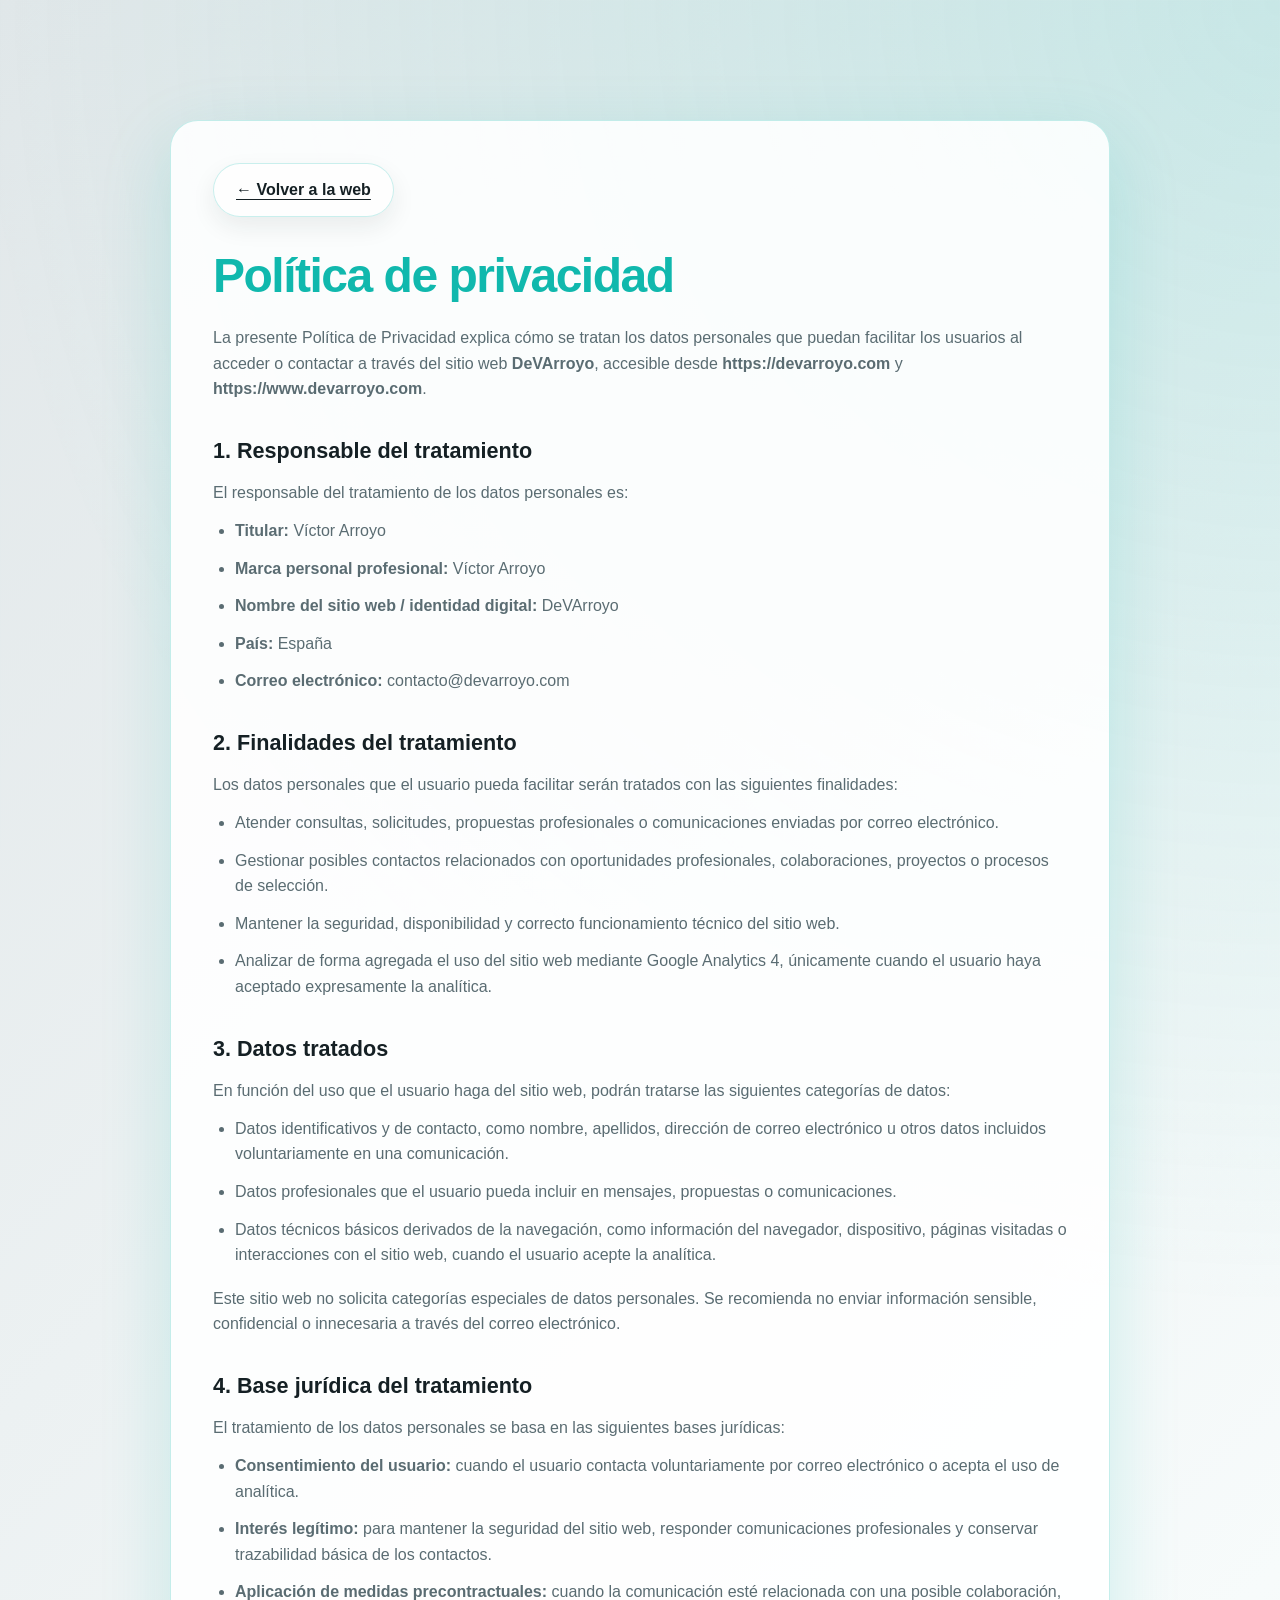
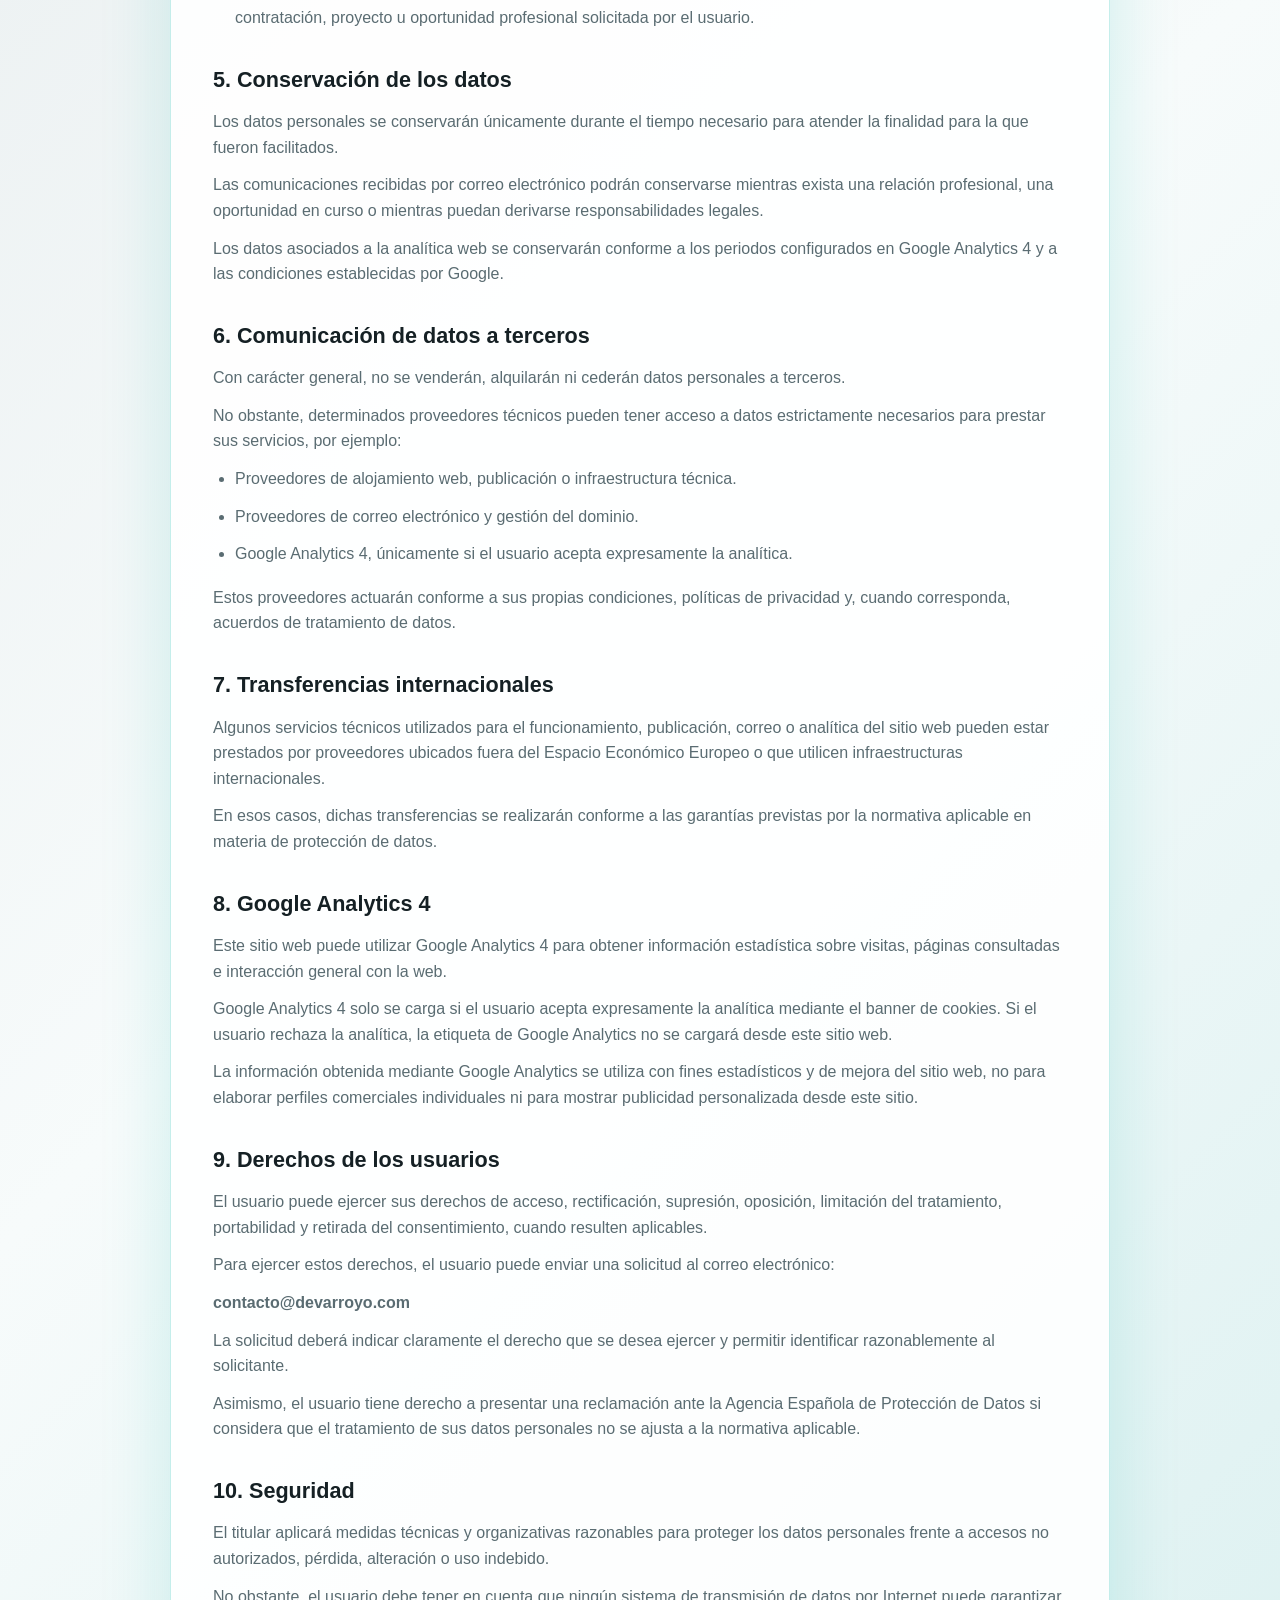
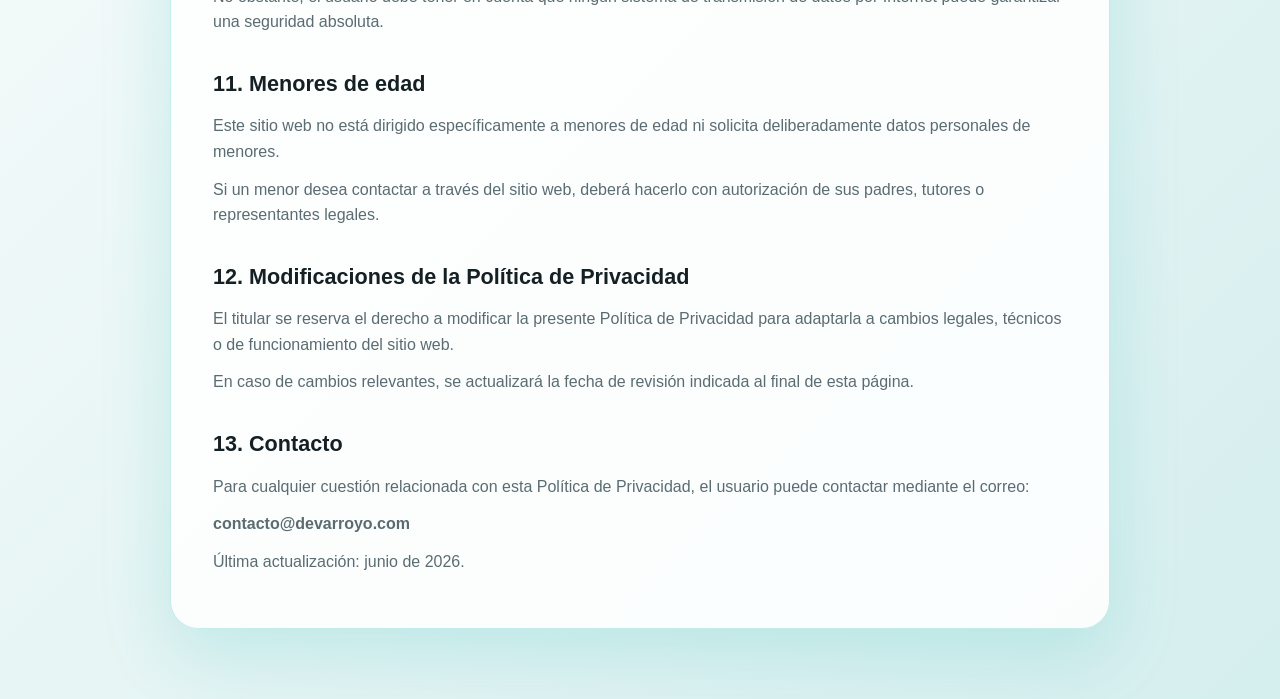
<file: privacidad.html>
<!DOCTYPE html>
<html lang="es">
<head>
  <meta charset="utf-8" />
  <meta name="viewport" content="width=device-width, initial-scale=1.0" />

  <meta
    name="description"
    content="Política de privacidad del sitio web profesional de Víctor Arroyo."
  />

  <title>Política de privacidad | Víctor Arroyo</title>

  <link rel="stylesheet" href="styles.css" />
</head>

<body>
  <main class="legal-page">
    <article class="legal-container">
      <a href="index.html" class="btn secondary legal-back">← Volver a la web</a>

      <h1>Política de privacidad</h1>

      <p>
        La presente Política de Privacidad explica cómo se tratan los datos personales
        que puedan facilitar los usuarios al acceder o contactar a través del sitio web
        <strong>DeVArroyo</strong>, accesible desde
        <strong>https://devarroyo.com</strong> y <strong>https://www.devarroyo.com</strong>.
      </p>

      <h2>1. Responsable del tratamiento</h2>

      <p>
        El responsable del tratamiento de los datos personales es:
      </p>

      <ul>
        <li><strong>Titular:</strong> Víctor Arroyo</li>
        <li><strong>Marca personal profesional:</strong> Víctor Arroyo</li>
        <li><strong>Nombre del sitio web / identidad digital:</strong> DeVArroyo</li>
        <li><strong>País:</strong> España</li>
        <li><strong>Correo electrónico:</strong> contacto@devarroyo.com</li>
      </ul>

      <h2>2. Finalidades del tratamiento</h2>

      <p>
        Los datos personales que el usuario pueda facilitar serán tratados con las siguientes
        finalidades:
      </p>

      <ul>
        <li>
          Atender consultas, solicitudes, propuestas profesionales o comunicaciones enviadas
          por correo electrónico.
        </li>
        <li>
          Gestionar posibles contactos relacionados con oportunidades profesionales,
          colaboraciones, proyectos o procesos de selección.
        </li>
        <li>
          Mantener la seguridad, disponibilidad y correcto funcionamiento técnico del sitio web.
        </li>
        <li>
          Analizar de forma agregada el uso del sitio web mediante Google Analytics 4,
          únicamente cuando el usuario haya aceptado expresamente la analítica.
        </li>
      </ul>

      <h2>3. Datos tratados</h2>

      <p>
        En función del uso que el usuario haga del sitio web, podrán tratarse las siguientes
        categorías de datos:
      </p>

      <ul>
        <li>
          Datos identificativos y de contacto, como nombre, apellidos, dirección de correo
          electrónico u otros datos incluidos voluntariamente en una comunicación.
        </li>
        <li>
          Datos profesionales que el usuario pueda incluir en mensajes, propuestas o comunicaciones.
        </li>
        <li>
          Datos técnicos básicos derivados de la navegación, como información del navegador,
          dispositivo, páginas visitadas o interacciones con el sitio web, cuando el usuario
          acepte la analítica.
        </li>
      </ul>

      <p>
        Este sitio web no solicita categorías especiales de datos personales. Se recomienda
        no enviar información sensible, confidencial o innecesaria a través del correo electrónico.
      </p>

      <h2>4. Base jurídica del tratamiento</h2>

      <p>
        El tratamiento de los datos personales se basa en las siguientes bases jurídicas:
      </p>

      <ul>
        <li>
          <strong>Consentimiento del usuario:</strong> cuando el usuario contacta
          voluntariamente por correo electrónico o acepta el uso de analítica.
        </li>
        <li>
          <strong>Interés legítimo:</strong> para mantener la seguridad del sitio web,
          responder comunicaciones profesionales y conservar trazabilidad básica de los contactos.
        </li>
        <li>
          <strong>Aplicación de medidas precontractuales:</strong> cuando la comunicación
          esté relacionada con una posible colaboración, contratación, proyecto u oportunidad
          profesional solicitada por el usuario.
        </li>
      </ul>

      <h2>5. Conservación de los datos</h2>

      <p>
        Los datos personales se conservarán únicamente durante el tiempo necesario para atender
        la finalidad para la que fueron facilitados.
      </p>

      <p>
        Las comunicaciones recibidas por correo electrónico podrán conservarse mientras exista
        una relación profesional, una oportunidad en curso o mientras puedan derivarse
        responsabilidades legales.
      </p>

      <p>
        Los datos asociados a la analítica web se conservarán conforme a los periodos configurados
        en Google Analytics 4 y a las condiciones establecidas por Google.
      </p>

      <h2>6. Comunicación de datos a terceros</h2>

      <p>
        Con carácter general, no se venderán, alquilarán ni cederán datos personales a terceros.
      </p>

      <p>
        No obstante, determinados proveedores técnicos pueden tener acceso a datos estrictamente
        necesarios para prestar sus servicios, por ejemplo:
      </p>

      <ul>
        <li>
          Proveedores de alojamiento web, publicación o infraestructura técnica.
        </li>
        <li>
          Proveedores de correo electrónico y gestión del dominio.
        </li>
        <li>
          Google Analytics 4, únicamente si el usuario acepta expresamente la analítica.
        </li>
      </ul>

      <p>
        Estos proveedores actuarán conforme a sus propias condiciones, políticas de privacidad
        y, cuando corresponda, acuerdos de tratamiento de datos.
      </p>

      <h2>7. Transferencias internacionales</h2>

      <p>
        Algunos servicios técnicos utilizados para el funcionamiento, publicación, correo o
        analítica del sitio web pueden estar prestados por proveedores ubicados fuera del
        Espacio Económico Europeo o que utilicen infraestructuras internacionales.
      </p>

      <p>
        En esos casos, dichas transferencias se realizarán conforme a las garantías previstas
        por la normativa aplicable en materia de protección de datos.
      </p>

      <h2>8. Google Analytics 4</h2>

      <p>
        Este sitio web puede utilizar Google Analytics 4 para obtener información estadística
        sobre visitas, páginas consultadas e interacción general con la web.
      </p>

      <p>
        Google Analytics 4 solo se carga si el usuario acepta expresamente la analítica mediante
        el banner de cookies. Si el usuario rechaza la analítica, la etiqueta de Google Analytics
        no se cargará desde este sitio web.
      </p>

      <p>
        La información obtenida mediante Google Analytics se utiliza con fines estadísticos
        y de mejora del sitio web, no para elaborar perfiles comerciales individuales ni para
        mostrar publicidad personalizada desde este sitio.
      </p>

      <h2>9. Derechos de los usuarios</h2>

      <p>
        El usuario puede ejercer sus derechos de acceso, rectificación, supresión, oposición,
        limitación del tratamiento, portabilidad y retirada del consentimiento, cuando resulten
        aplicables.
      </p>

      <p>
        Para ejercer estos derechos, el usuario puede enviar una solicitud al correo electrónico:
      </p>

      <p>
        <strong>contacto@devarroyo.com</strong>
      </p>

      <p>
        La solicitud deberá indicar claramente el derecho que se desea ejercer y permitir
        identificar razonablemente al solicitante.
      </p>

      <p>
        Asimismo, el usuario tiene derecho a presentar una reclamación ante la Agencia Española
        de Protección de Datos si considera que el tratamiento de sus datos personales no se
        ajusta a la normativa aplicable.
      </p>

      <h2>10. Seguridad</h2>

      <p>
        El titular aplicará medidas técnicas y organizativas razonables para proteger los datos
        personales frente a accesos no autorizados, pérdida, alteración o uso indebido.
      </p>

      <p>
        No obstante, el usuario debe tener en cuenta que ningún sistema de transmisión de datos
        por Internet puede garantizar una seguridad absoluta.
      </p>

      <h2>11. Menores de edad</h2>

      <p>
        Este sitio web no está dirigido específicamente a menores de edad ni solicita
        deliberadamente datos personales de menores.
      </p>

      <p>
        Si un menor desea contactar a través del sitio web, deberá hacerlo con autorización
        de sus padres, tutores o representantes legales.
      </p>

      <h2>12. Modificaciones de la Política de Privacidad</h2>

      <p>
        El titular se reserva el derecho a modificar la presente Política de Privacidad para
        adaptarla a cambios legales, técnicos o de funcionamiento del sitio web.
      </p>

      <p>
        En caso de cambios relevantes, se actualizará la fecha de revisión indicada al final
        de esta página.
      </p>

      <h2>13. Contacto</h2>

      <p>
        Para cualquier cuestión relacionada con esta Política de Privacidad, el usuario puede
        contactar mediante el correo:
      </p>

      <p>
        <strong>contacto@devarroyo.com</strong>
      </p>

      <p>
        Última actualización: junio de 2026.
      </p>
    </article>
  </main>
</body>
</html>
</file>
<file: styles.css>
:root {
  --color-bg: #d9e0e2;
  --color-bg-light: #eef5f5;
  --color-bg-soft: #f5fbfb;
  --color-card: #ffffff;
  --color-primary: #10b8ad;
  --color-primary-dark: #0d8f87;
  --color-primary-soft: rgba(16, 184, 173, 0.12);
  --color-primary-medium: rgba(16, 184, 173, 0.28);
  --color-accent-orange: #f28c28;
  --color-text: #152024;
  --color-muted: #5a6c72;
  --color-border: rgba(16, 184, 173, 0.22);
  --shadow-soft: 0 18px 50px rgba(16, 184, 173, 0.08);
  --shadow-strong: 0 24px 70px rgba(16, 184, 173, 0.18);
  --radius-lg: 28px;
  --radius-md: 20px;
}

* {
  margin: 0;
  padding: 0;
  box-sizing: border-box;
}

html {
  scroll-behavior: smooth;
  scroll-padding-top: 105px;
}

body {
  font-family: Arial, Helvetica, sans-serif;
  background:
    radial-gradient(circle at top left, rgba(16, 184, 173, 0.08), transparent 28%),
    var(--color-bg);
  color: var(--color-text);
  line-height: 1.6;
}

body::before {
  content: "";
  position: fixed;
  inset: 0;
  pointer-events: none;
  background-image:
    linear-gradient(rgba(16, 184, 173, 0.05) 1px, transparent 1px),
    linear-gradient(90deg, rgba(16, 184, 173, 0.05) 1px, transparent 1px);
  background-size: 42px 42px;
  mask-image: linear-gradient(to bottom, rgba(0, 0, 0, 0.45), transparent 70%);
  z-index: -1;
}

img {
  max-width: 100%;
}

a {
  color: inherit;
  text-decoration: none;
}

button,
a {
  -webkit-tap-highlight-color: transparent;
}

button {
  font-family: inherit;
}

/* HERO */

.hero {
  min-height: 100vh;
  padding: 24px;
  position: relative;
  overflow: hidden;
  background:
    radial-gradient(circle at top right, rgba(16, 184, 173, 0.34), transparent 32%),
    radial-gradient(circle at 10% 75%, rgba(16, 184, 173, 0.16), transparent 28%),
    linear-gradient(135deg, #e1e7e9 0%, #f7fbfb 55%, #d5eeee 100%);
}

.hero::before,
.hero::after {
  content: "";
  position: absolute;
  border-radius: 50%;
  background: rgba(16, 184, 173, 0.12);
  filter: blur(2px);
  pointer-events: none;
}

.hero::before {
  width: 240px;
  height: 240px;
  right: -70px;
  top: 120px;
}

.hero::after {
  width: 160px;
  height: 160px;
  left: -45px;
  bottom: 80px;
}

/* NAVBAR FIJA Y PLEGABLE */

.navbar {
  position: fixed;
  top: 0;
  left: 50%;
  transform: translate(-50%, 0);
  z-index: 1000;

  width: calc(100% - 48px);
  max-width: 1180px;

  margin: 0 auto;
  padding: 14px 22px;

  display: flex;
  justify-content: space-between;
  align-items: center;
  gap: 24px;

  background: rgba(245, 251, 251, 0.86);
  border: 1px solid rgba(16, 184, 173, 0.18);
  border-radius: 0 0 24px 24px;
  box-shadow: 0 14px 34px rgba(16, 184, 173, 0.1);
  backdrop-filter: blur(14px);

  transition: transform 0.28s ease, box-shadow 0.28s ease;
}

.navbar.navbar-hidden {
  transform: translate(-50%, calc(-100% + 20px));
  box-shadow: 0 8px 18px rgba(16, 184, 173, 0.08);
}

.navbar.navbar-hidden .logo,
.navbar.navbar-hidden .nav-links,
.navbar.navbar-hidden .language-switcher {
  opacity: 0;
  pointer-events: none;
}

.logo {
  font-weight: 900;
  font-size: 1.25rem;
  color: var(--color-primary);
  letter-spacing: 0.2px;
  transition: opacity 0.2s ease;
}

.nav-links {
  display: flex;
  gap: 24px;
  list-style: none;
  color: var(--color-muted);
  font-size: 0.95rem;
  transition: opacity 0.2s ease;
}

.nav-links a {
  position: relative;
}

.nav-links a:hover {
  color: var(--color-primary);
}

.nav-links a::after {
  content: "";
  position: absolute;
  left: 0;
  bottom: -6px;
  width: 0;
  height: 2px;
  background: var(--color-primary);
  transition: width 0.25s ease;
}

.nav-links a:hover::after {
  width: 100%;
}

/* SELECTOR DE IDIOMA */

.language-switcher {
  display: flex;
  align-items: center;
  gap: 8px;
  padding: 4px;
  border-radius: 999px;
  background: rgba(16, 184, 173, 0.08);
  border: 1px solid rgba(16, 184, 173, 0.18);
  transition: opacity 0.2s ease;
}

.language-button {
  display: inline-flex;
  align-items: center;
  gap: 6px;
  min-height: 34px;
  padding: 6px 10px;
  border: 1px solid transparent;
  border-radius: 999px;
  background: transparent;
  color: var(--color-muted);
  font-size: 0.78rem;
  font-weight: 900;
  cursor: pointer;
  transition: 0.2s ease;
}

.language-button:hover {
  color: var(--color-primary);
  background: rgba(255, 255, 255, 0.68);
}

.language-button.is-active {
  color: #ffffff;
  background: var(--color-primary);
  box-shadow: 0 8px 18px rgba(16, 184, 173, 0.18);
}

.language-button:focus-visible {
  outline: 3px solid rgba(16, 184, 173, 0.42);
  outline-offset: 3px;
}

.flag {
  font-size: 1rem;
  line-height: 1;
}

.language-code {
  letter-spacing: 0.4px;
}

.navbar-toggle {
  position: absolute;
  right: 24px;
  bottom: -22px;

  width: 42px;
  height: 42px;

  display: grid;
  place-items: center;

  border: 1px solid rgba(16, 184, 173, 0.28);
  border-radius: 50%;

  background: rgba(245, 251, 251, 0.96);
  color: var(--color-primary-dark);

  font-size: 1.25rem;
  line-height: 1;
  font-weight: 900;
  cursor: pointer;

  box-shadow: 0 10px 24px rgba(16, 184, 173, 0.12);
  transition: 0.2s ease;
}

.navbar-toggle:hover {
  background: rgba(16, 184, 173, 0.12);
  transform: translateY(-1px);
}

.navbar-toggle:focus-visible {
  outline: 3px solid rgba(16, 184, 173, 0.42);
  outline-offset: 4px;
}

.hero-content {
  position: relative;
  z-index: 2;
  max-width: 1180px;
  margin: 0 auto;
  padding-top: 120px;
  display: grid;
  grid-template-columns: 1.05fr 0.95fr;
  gap: 48px;
  align-items: center;
}

.hero-text-block {
  max-width: 790px;
}

.tag,
.section-kicker {
  display: inline-flex;
  align-items: center;
  gap: 8px;
  margin-bottom: 18px;
  color: var(--color-primary);
  font-weight: 800;
  letter-spacing: 0.5px;
  text-transform: uppercase;
  font-size: 0.8rem;
}

.tag::before,
.section-kicker::before {
  content: "";
  width: 26px;
  height: 3px;
  border-radius: 999px;
  background: var(--color-accent-orange);
}

h1 {
  max-width: 780px;
  font-size: clamp(2.5rem, 5vw, 4.4rem);
  line-height: 1.06;
  margin-bottom: 24px;
  letter-spacing: -1.5px;
}

.hero-subtitle {
  max-width: 720px;
  color: var(--color-text);
  font-size: 1.18rem;
  margin-bottom: 18px;
}

.hero-text {
  max-width: 720px;
  color: var(--color-muted);
  font-size: 1rem;
  margin-bottom: 24px;
}

.hero-chips {
  display: flex;
  flex-wrap: wrap;
  gap: 10px;
  margin-bottom: 32px;
}

.hero-chips span {
  padding: 8px 13px;
  border-radius: 999px;
  background: rgba(255, 255, 255, 0.66);
  border: 1px solid rgba(16, 184, 173, 0.26);
  color: var(--color-text);
  font-size: 0.9rem;
  font-weight: 700;
}

.hero-buttons,
.contact-links {
  display: flex;
  gap: 16px;
  flex-wrap: wrap;
}

/* BOTONES */

.btn {
  display: inline-block;
  position: relative;
  overflow: hidden;
  padding: 13px 22px;
  border-radius: 999px;
  font-weight: 800;
  transition: 0.2s ease;
  box-shadow: 0 10px 24px rgba(20, 32, 36, 0.08);
}

.btn.primary {
  background: var(--color-primary);
  color: #ffffff;
}

.btn.primary:hover {
  background: var(--color-primary-dark);
  transform: translateY(-2px);
}

.btn.secondary {
  border: 1px solid var(--color-border);
  color: var(--color-text);
  background: rgba(255, 255, 255, 0.62);
}

.btn.secondary:hover {
  border-color: var(--color-primary);
  color: var(--color-primary);
  transform: translateY(-2px);
}

.btn.ghost {
  color: var(--color-primary);
  background: rgba(16, 184, 173, 0.1);
  border: 1px solid rgba(16, 184, 173, 0.38);
}

.btn.ghost:hover {
  background: rgba(16, 184, 173, 0.18);
  transform: translateY(-2px);
}

.btn:hover {
  box-shadow: 0 16px 34px rgba(16, 184, 173, 0.16);
}

.btn::after,
.project-link::after {
  content: "";
  position: absolute;
  top: 0;
  left: -120%;
  width: 80%;
  height: 100%;
  background: linear-gradient(
    120deg,
    transparent,
    rgba(255, 255, 255, 0.38),
    transparent
  );
  transform: skewX(-20deg);
  transition: 0.45s ease;
}

.btn:hover::after,
.project-link:hover::after {
  left: 130%;
}

/* HERO VISUAL */

.hero-visual {
  position: relative;
  display: flex;
  justify-content: center;
  align-items: center;
  min-height: 430px;
}

.visual-orbit {
  position: absolute;
  width: 360px;
  height: 360px;
  border: 1px solid rgba(16, 184, 173, 0.28);
  border-radius: 50%;
  top: 18px;
}

.visual-orbit::before {
  content: "";
  position: absolute;
  inset: 50px;
  border: 1px dashed rgba(16, 184, 173, 0.24);
  border-radius: 50%;
}

.orbit-dot {
  position: absolute;
  width: 13px;
  height: 13px;
  border-radius: 50%;
  background: var(--color-primary);
  box-shadow: 0 0 0 8px rgba(16, 184, 173, 0.12);
}

.dot-one {
  top: 20px;
  left: 80px;
}

.dot-two {
  right: 16px;
  top: 145px;
}

.dot-three {
  bottom: 35px;
  left: 62px;
}

.profile-card {
  position: relative;
  z-index: 2;
  width: 100%;
  max-width: 430px;
  align-self: center;
  padding: 40px 32px;
  border-radius: 34px;
  background:
    radial-gradient(circle at top, rgba(16, 184, 173, 0.18), transparent 48%),
    linear-gradient(145deg, rgba(16, 184, 173, 0.12), rgba(255, 255, 255, 0.94)),
    var(--color-card);
  border: 1px solid rgba(16, 184, 173, 0.42);
  box-shadow: 0 30px 80px rgba(16, 184, 173, 0.18);
  text-align: center;
}

.logo-image-wrapper {
  width: 260px;
  height: 260px;
  margin: 0 auto 26px;
  border-radius: 52px;
  display: block;
  background:
    radial-gradient(circle at top, rgba(16, 184, 173, 0.22), transparent 55%),
    rgba(255, 255, 255, 0.08);
  border: 1px solid rgba(16, 184, 173, 0.42);
  box-shadow: 0 18px 40px rgba(16, 184, 173, 0.22);
  overflow: hidden;
}

.logo-image {
  width: 100%;
  height: 100%;
  object-fit: contain;
  padding: 2px;
  border-radius: 52px;
  display: block;
}

.profile-card h2 {
  font-size: 1.65rem;
  margin-bottom: 10px;
}

.profile-card p {
  color: var(--color-muted);
  font-size: 0.98rem;
}

.profile-stats {
  display: grid;
  grid-template-columns: repeat(2, 1fr);
  gap: 12px;
  margin-top: 24px;
}

.profile-stats div {
  padding: 14px 10px;
  border-radius: 18px;
  background: rgba(16, 184, 173, 0.08);
  border: 1px solid rgba(16, 184, 173, 0.22);
}

.profile-stats strong {
  display: block;
  color: var(--color-primary);
  font-size: 1.35rem;
  line-height: 1;
}

.profile-stats span {
  display: block;
  margin-top: 6px;
  color: var(--color-muted);
  font-size: 0.78rem;
  font-weight: 700;
}

/* SECCIONES */

.section {
  max-width: 1180px;
  margin: 0 auto;
  padding: 95px 24px;
  position: relative;
}

.section-soft {
  max-width: none;
  padding-left: max(24px, calc((100% - 1180px) / 2 + 24px));
  padding-right: max(24px, calc((100% - 1180px) / 2 + 24px));
  background:
    radial-gradient(circle at top right, rgba(16, 184, 173, 0.09), transparent 30%),
    rgba(255, 255, 255, 0.34);
  border-top: 1px solid rgba(16, 184, 173, 0.12);
  border-bottom: 1px solid rgba(16, 184, 173, 0.12);
}

.section-heading {
  display: flex;
  justify-content: space-between;
  gap: 24px;
  align-items: flex-end;
  margin-bottom: 30px;
}

.section h2 {
  position: relative;
  display: inline-block;
  font-size: clamp(1.9rem, 3.5vw, 2.45rem);
  line-height: 1.1;
  margin-bottom: 24px;
  color: var(--color-primary);
}

.section h2::after {
  content: "";
  position: absolute;
  left: 0;
  bottom: -9px;
  width: 58px;
  height: 4px;
  border-radius: 999px;
  background: var(--color-primary);
}

.section p {
  max-width: 900px;
  color: var(--color-muted);
  margin-bottom: 16px;
}

.text-grid {
  display: grid;
  grid-template-columns: 1.05fr 1fr 1fr;
  gap: 24px;
}

.text-grid p {
  padding: 24px;
  border-radius: 22px;
  background: rgba(255, 255, 255, 0.58);
  border: 1px solid rgba(16, 184, 173, 0.16);
  box-shadow: var(--shadow-soft);
}

/* QUÉ APORTO */

.value-cards {
  display: grid;
  grid-template-columns: repeat(3, 1fr);
  gap: 22px;
  margin-top: 28px;
}

.value-card {
  position: relative;
  overflow: hidden;
  padding: 28px;
  border-radius: 26px;
  background:
    linear-gradient(145deg, rgba(255, 255, 255, 0.92), rgba(238, 250, 250, 0.86));
  border: 1px solid rgba(16, 184, 173, 0.24);
  box-shadow: var(--shadow-soft);
  transition: 0.25s ease;
}

.value-card::after {
  content: "";
  position: absolute;
  right: -45px;
  top: -45px;
  width: 120px;
  height: 120px;
  border-radius: 50%;
  background: rgba(16, 184, 173, 0.1);
}

.value-card:hover {
  transform: translateY(-7px);
  box-shadow: var(--shadow-strong);
  border-color: rgba(16, 184, 173, 0.44);
}

.value-icon {
  width: 54px;
  height: 54px;
  margin-bottom: 20px;
  display: grid;
  place-items: center;
  border-radius: 18px;
  background: rgba(16, 184, 173, 0.12);
  border: 1px solid rgba(16, 184, 173, 0.22);
  font-size: 1.55rem;
}

.value-card h3 {
  margin-bottom: 12px;
  font-size: 1.25rem;
}

.value-card p {
  margin-bottom: 0;
}

/* PROYECTOS */

.cards {
  display: grid;
  grid-template-columns: repeat(3, minmax(0, 1fr));
  gap: 22px;
  margin-top: 30px;
  align-items: stretch;
}

.card {
  background:
    linear-gradient(180deg, rgba(16, 184, 173, 0.045), rgba(255, 255, 255, 0.94)),
    var(--color-card);
  border: 1px solid var(--color-border);
  border-radius: 24px;
  padding: 26px;
  min-height: 260px;
  transition: 0.2s ease;
  box-shadow: var(--shadow-soft);
}

.card:hover {
  transform: translateY(-8px);
  border-color: var(--color-primary);
  box-shadow: var(--shadow-strong);
}

.card h3 {
  font-size: 1.4rem;
  margin-bottom: 14px;
  color: var(--color-text);
}

.card p {
  color: var(--color-muted);
  margin-bottom: 20px;
}

.tech-summary,
.card > span {
  color: var(--color-primary);
  font-size: 0.95rem;
  font-weight: 800;
}

.project-card {
  position: relative;
  overflow: hidden;
}

.project-label {
  color: var(--color-primary);
  font-size: 0.85rem;
  font-weight: 800;
  text-transform: uppercase;
  letter-spacing: 0.7px;
  margin-bottom: 10px;
}

.project-card ul {
  margin: 18px 0 22px;
  padding-left: 18px;
  color: var(--color-muted);
}

.project-card li {
  margin-bottom: 8px;
}

.project-placeholder {
  width: 100%;
  height: 160px;
  margin-bottom: 24px;
  border-radius: 20px;
  background:
    radial-gradient(circle at top right, rgba(16, 184, 173, 0.24), transparent 42%),
    linear-gradient(135deg, rgba(16, 184, 173, 0.08), rgba(255, 255, 255, 0.7));
  border: 1px solid rgba(16, 184, 173, 0.22);
  overflow: hidden;
  display: grid;
  place-items: center;
}

.project-placeholder span {
  color: var(--color-primary);
  font-size: 3rem;
  font-weight: 900;
}

/* TARJETAS FLIP */

.flip-card {
  padding: 0;
  min-height: 660px;
  perspective: 1400px;
  background: transparent;
  border: none;
  box-shadow: none;
  overflow: visible;
  width: 100%;
  max-width: 100%;
}

.flip-card:hover {
  transform: none;
  border-color: transparent;
  box-shadow: none;
}

.flip-card-inner {
  position: relative;
  width: 100%;
  min-height: 660px;
  height: 100%;
  transform-style: preserve-3d;
  transition: transform 0.72s cubic-bezier(0.2, 0.65, 0.25, 1);
}

.flip-card.is-flipped .flip-card-inner {
  transform: rotateY(180deg);
}

.flip-card-face {
  position: absolute;
  inset: 0;
  width: 100%;
  min-width: 100%;
  display: flex;
  flex-direction: column;
  padding: 26px;
  border-radius: 24px;
  background:
    radial-gradient(circle at top right, rgba(16, 184, 173, 0.08), transparent 38%),
    linear-gradient(180deg, rgba(16, 184, 173, 0.045), rgba(255, 255, 255, 0.96)),
    var(--color-card);
  border: 1px solid var(--color-border);
  box-shadow: var(--shadow-soft);
  backface-visibility: hidden;
  -webkit-backface-visibility: hidden;
  overflow: hidden;
}

.flip-card-face::before {
  content: "";
  position: absolute;
  top: 0;
  left: 26px;
  right: 26px;
  height: 4px;
  background: var(--color-primary);
  border-radius: 999px;
}

.flip-card-back {
  transform: rotateY(180deg);
  align-items: center;
  text-align: center;
}

.project-logo-area {
  margin-bottom: 24px;
}

.project-logo-button {
  position: relative;
  width: 100%;
  height: 160px;
  border: 1px solid rgba(16, 184, 173, 0.22);
  border-radius: 20px;
  background:
    radial-gradient(circle at top right, rgba(16, 184, 173, 0.24), transparent 42%),
    linear-gradient(135deg, rgba(16, 184, 173, 0.08), rgba(255, 255, 255, 0.5));
  overflow: hidden;
  cursor: pointer;
  box-shadow: 0 12px 28px rgba(16, 184, 173, 0.08);
}

.project-logo-button img {
  width: 100%;
  height: 100%;
  object-fit: cover;
  display: block;
  transition: transform 0.4s ease, filter 0.4s ease;
}

.project-logo-hint {
  margin: 8px 0 0 !important;
  color: var(--color-primary) !important;
  font-size: 0.78rem;
  font-weight: 800;
  text-align: center;
}

.project-logo-button:hover img,
.project-logo-button:focus-visible img {
  transform: scale(1.06);
  filter: brightness(1.04);
}

.project-logo-button:focus-visible,
.project-link:focus-visible,
.btn:focus-visible,
.nav-links a:focus-visible,
.logo:focus-visible,
.screenshot-frame:focus-visible,
.navbar-toggle:focus-visible {
  outline: 3px solid rgba(16, 184, 173, 0.42);
  outline-offset: 4px;
}

.screenshot-frame {
  width: min(100%, 235px);
  margin: 0 auto 14px;
  padding: 9px;
  border-radius: 30px;
  background: #111;
  border: 2px solid rgba(255, 255, 255, 0.85);
  box-shadow: 0 18px 46px rgba(20, 32, 36, 0.22);
  cursor: pointer;
}

.screenshot-frame::after {
  content: attr(data-screenshot-hint);
  display: block;
  margin-top: 10px;
  color: var(--color-primary);
  font-size: 0.72rem;
  font-weight: 800;
  text-align: center;
}

.project-screenshot {
  width: 100%;
  aspect-ratio: 9 / 16;
  object-fit: cover;
  display: block;
  border-radius: 22px;
  background: #eef6f6;
}

.screenshot-counter {
  margin-bottom: 6px;
  color: var(--color-primary) !important;
  font-size: 0.86rem;
  font-weight: 900;
}

.screenshot-caption {
  min-height: 48px;
  margin-bottom: 16px !important;
}

.flip-actions {
  width: 100%;
  display: grid;
  gap: 10px;
  margin-top: auto;
}

.project-link {
  position: relative;
  overflow: hidden;
  width: 100%;
  padding: 11px 18px;
  border: none;
  border-radius: 999px;
  background: var(--color-primary);
  color: #ffffff;
  font-weight: 800;
  cursor: pointer;
  transition: 0.2s ease;
}

.project-link:hover {
  background: var(--color-primary-dark);
  transform: translateY(-2px);
  box-shadow: 0 14px 28px rgba(16, 184, 173, 0.18);
}

.light-card-button {
  background: rgba(16, 184, 173, 0.1);
  color: var(--color-primary);
  border: 1px solid rgba(16, 184, 173, 0.32);
}

.light-card-button:hover {
  background: rgba(16, 184, 173, 0.18);
  color: var(--color-primary-dark);
}

.image-slide-animation {
  animation: imageSlide 0.35s ease;
}

@keyframes imageSlide {
  from {
    opacity: 0;
    transform: translateX(24px) scale(0.98);
  }

  to {
    opacity: 1;
    transform: translateX(0) scale(1);
  }
}

/* TECNOLOGÍAS */

.tech-groups {
  display: grid;
  grid-template-columns: repeat(2, 1fr);
  gap: 22px;
  margin-top: 30px;
}

.tech-group {
  padding: 26px;
  border-radius: 24px;
  background: rgba(255, 255, 255, 0.68);
  border: 1px solid rgba(16, 184, 173, 0.2);
  box-shadow: var(--shadow-soft);
}

.tech-group h3 {
  margin-bottom: 18px;
  color: var(--color-text);
  font-size: 1.18rem;
}

.tech-list {
  display: flex;
  flex-wrap: wrap;
  gap: 12px;
}

.tech-list span {
  padding: 10px 16px;
  border-radius: 999px;
  background: rgba(16, 184, 173, 0.08);
  border: 1px solid rgba(16, 184, 173, 0.24);
  color: var(--color-text);
  font-weight: 700;
  transition: 0.2s ease;
}

.tech-list span:hover {
  color: var(--color-primary);
  border-color: var(--color-primary);
  background: rgba(16, 184, 173, 0.13);
  transform: translateY(-3px);
}

/* IDIOMAS */

.language-cards {
  display: grid;
  grid-template-columns: repeat(3, 1fr);
  gap: 22px;
  margin-top: 30px;
}

.language-card {
  position: relative;
  overflow: hidden;
  padding: 26px;
  border-radius: 24px;
  background:
    linear-gradient(145deg, rgba(255, 255, 255, 0.9), rgba(238, 250, 250, 0.82));
  border: 1px solid rgba(16, 184, 173, 0.22);
  box-shadow: var(--shadow-soft);
  transition: 0.25s ease;
}

.language-card::after {
  content: "";
  position: absolute;
  right: -38px;
  top: -38px;
  width: 105px;
  height: 105px;
  border-radius: 50%;
  background: rgba(16, 184, 173, 0.1);
}

.language-card:hover {
  transform: translateY(-6px);
  border-color: rgba(16, 184, 173, 0.42);
  box-shadow: var(--shadow-strong);
}

.language-card h3 {
  margin-bottom: 10px;
  color: var(--color-text);
  font-size: 1.28rem;
}

.language-card p {
  margin-bottom: 0;
}

.language-level {
  display: inline-block;
  margin-bottom: 14px;
  padding: 6px 11px;
  border-radius: 999px;
  background: rgba(16, 184, 173, 0.12);
  border: 1px solid rgba(16, 184, 173, 0.28);
  color: var(--color-primary-dark);
  font-size: 0.78rem;
  font-weight: 900;
  text-transform: uppercase;
  letter-spacing: 0.4px;
}

.main-language {
  border-color: rgba(16, 184, 173, 0.32);
}

/* CONTACTO */

.section-cta {
  padding-top: 80px;
}

.cta-box {
  display: grid;
  grid-template-columns: 1.3fr 0.7fr;
  gap: 30px;
  align-items: center;
  padding: 36px;
  border-radius: 30px;
  background:
    radial-gradient(circle at top right, rgba(16, 184, 173, 0.2), transparent 36%),
    linear-gradient(145deg, rgba(255, 255, 255, 0.82), rgba(238, 250, 250, 0.76));
  border: 1px solid rgba(16, 184, 173, 0.28);
  box-shadow: var(--shadow-strong);
}

.contact-links {
  justify-content: flex-end;
}

/* FOOTER */

footer {
  padding: 30px 24px;
  text-align: center;
  color: var(--color-muted);
  border-top: 1px solid var(--color-border);
  background: rgba(255, 255, 255, 0.28);
}

/* ANIMACIONES */

@keyframes fadeUp {
  from {
    opacity: 0;
    transform: translateY(28px);
  }

  to {
    opacity: 1;
    transform: translateY(0);
  }
}

@keyframes floatSoft {
  0% {
    transform: translateY(0);
  }

  50% {
    transform: translateY(-8px);
  }

  100% {
    transform: translateY(0);
  }
}

.logo,
.nav-links,
.language-switcher,
.hero-text-block,
.hero-visual {
  opacity: 0;
  animation: fadeUp 0.8s ease forwards;
}

.logo {
  animation-delay: 0.1s;
}

.nav-links {
  animation-delay: 0.2s;
}

.language-switcher {
  animation-delay: 0.25s;
}

.hero-text-block {
  animation-delay: 0.3s;
}

.hero-visual {
  animation-delay: 0.45s;
}

.profile-card {
  animation:
    fadeUp 0.8s ease forwards,
    floatSoft 5s ease-in-out infinite;
  animation-delay: 0.45s, 1.4s;
}

/* RESPONSIVE */

@media (min-width: 1200px) {
  .hero-content,
  .navbar,
  .section {
    max-width: 1180px;
  }

  .section-soft {
    max-width: none;
  }
}

@media (max-width: 1100px) {
  .hero-content {
    grid-template-columns: 1.05fr 0.95fr;
    gap: 36px;
  }

  .nav-links {
    gap: 18px;
  }

  .cards {
    grid-template-columns: repeat(2, minmax(0, 1fr));
  }

  .future-card {
    grid-column: 1 / -1;
  }

  .text-grid,
  .value-cards {
    grid-template-columns: 1fr;
  }

  .profile-card {
    max-width: 390px;
  }

  .logo-image-wrapper {
    width: 230px;
    height: 230px;
  }
}

@media (max-width: 980px) {
  .navbar {
    gap: 14px;
  }

  .nav-links {
    gap: 12px;
    font-size: 0.9rem;
  }

  .language-button {
    padding: 6px 8px;
  }
}

@media (max-width: 940px) {
  .hero {
    min-height: auto;
  }

  .hero-content {
    grid-template-columns: 1fr;
    padding-top: 130px;
  }

  .hero-visual {
    justify-content: center;
  }

  .profile-card {
    max-width: 430px;
  }

  .section-heading {
    display: block;
  }

  .cta-box {
    grid-template-columns: 1fr;
  }

  .contact-links {
    justify-content: flex-start;
  }
}

@media (max-width: 900px) {
  .language-cards {
    grid-template-columns: repeat(2, 1fr);
  }
}

@media (max-width: 800px) {
  html {
    scroll-padding-top: 200px;
  }

  .navbar {
    width: calc(100% - 32px);
    align-items: flex-start;
    gap: 14px;
    flex-direction: column;
    padding: 14px 18px;
    border-radius: 0 0 22px 22px;
  }

  .navbar-toggle {
    right: 16px;
    bottom: -22px;
  }

  .nav-links {
    width: 100%;
    flex-wrap: wrap;
    gap: 12px;
  }

  .nav-links li {
    flex: 1 1 auto;
  }

  .nav-links a {
    display: inline-block;
    padding: 6px 0;
  }

  .language-switcher {
    align-self: flex-start;
  }

  .cards,
  .tech-groups {
    grid-template-columns: 1fr;
  }

  .future-card {
    grid-column: auto;
  }

  .visual-orbit {
    width: 330px;
    height: 330px;
  }
}

@media (max-width: 640px) {
  html {
    scroll-padding-top: 225px;
  }

  .hero {
    padding: 18px;
  }

  .navbar {
    padding: 13px 16px;
  }

  .logo {
    font-size: 1.1rem;
  }

  .nav-links {
    font-size: 0.92rem;
  }

  .hero-content {
    padding-top: 225px;
    gap: 34px;
  }

  h1 {
    font-size: clamp(2.35rem, 13vw, 3.4rem);
    margin-bottom: 18px;
    letter-spacing: -1px;
  }

  .tag {
    font-size: 0.75rem;
    margin-bottom: 14px;
  }

  .hero-subtitle {
    font-size: 1.08rem;
    margin-bottom: 18px;
  }

  .hero-text {
    font-size: 1rem;
    margin-bottom: 24px;
  }

  .hero-buttons,
  .contact-links {
    flex-direction: column;
    width: 100%;
  }

  .btn {
    width: 100%;
    text-align: center;
  }

  .profile-card {
    max-width: 100%;
    padding: 30px 22px;
  }

  .logo-image-wrapper {
    width: 215px;
    height: 215px;
  }

  .visual-orbit {
    display: none;
  }

  .section,
  .section-soft {
    padding: 68px 18px;
  }

  .section h2 {
    font-size: 1.8rem;
    margin-bottom: 28px;
  }

  .section p {
    font-size: 0.98rem;
  }

  .cards,
  .language-cards {
    grid-template-columns: 1fr;
    gap: 24px;
  }

  .card,
  .value-card,
  .tech-group,
  .language-card {
    padding: 22px;
  }

  .flip-card,
  .flip-card-inner {
    min-height: 720px;
  }

  .flip-card-face {
    padding: 22px;
  }

  .project-logo-button {
    height: 148px;
  }

  .project-logo-hint {
    font-size: 0.72rem;
  }

  .screenshot-frame {
    width: min(100%, 215px);
  }

  .screenshot-frame::after {
    font-size: 0.68rem;
  }

  .project-screenshot {
    border-radius: 20px;
  }

  .tech-list {
    gap: 10px;
  }

  .tech-list span {
    font-size: 0.92rem;
    padding: 9px 13px;
  }

  .cta-box {
    padding: 26px 22px;
  }
}

@media (max-width: 430px) {
  html {
    scroll-padding-top: 245px;
  }

  .hero {
    padding: 16px;
  }

  .navbar {
    width: calc(100% - 24px);
  }

  .nav-links {
    gap: 8px;
  }

  .nav-links a {
    font-size: 0.88rem;
  }

  .language-button {
    min-height: 32px;
    padding: 5px 8px;
    font-size: 0.74rem;
  }

  .hero-content {
    padding-top: 245px;
  }

  h1 {
    font-size: clamp(2.15rem, 14vw, 3rem);
  }

  .hero-subtitle {
    font-size: 1.02rem;
  }

  .hero-text {
    font-size: 0.96rem;
  }

  .section,
  .section-soft {
    padding: 62px 16px;
  }

  .card h3 {
    font-size: 1.25rem;
  }

  .flip-card,
  .flip-card-inner {
    min-height: 750px;
  }

  .project-logo-button {
    height: 140px;
  }

  .project-logo-hint {
    font-size: 0.7rem;
  }

  .screenshot-frame {
    width: min(100%, 205px);
  }

  .flip-actions {
    gap: 9px;
  }

  .profile-stats {
    grid-template-columns: 1fr;
  }

  .logo-image-wrapper {
    width: 190px;
    height: 190px;
  }
}

@media (max-width: 360px) {
  html {
    scroll-padding-top: 260px;
  }

  .flip-card,
  .flip-card-inner {
    min-height: 790px;
  }

  .project-logo-button {
    height: 132px;
  }

  .project-logo-hint {
    font-size: 0.68rem;
  }

  .screenshot-frame {
    width: min(100%, 190px);
  }

  .btn,
  .project-link {
    padding-left: 14px;
    padding-right: 14px;
    font-size: 0.92rem;
  }

  .logo-image-wrapper {
    width: 170px;
    height: 170px;
  }
}

/* CORRECCIÓN REAL TARJETAS FLIP EN MÓVIL */

@media (max-width: 800px) {
  #proyectos .cards {
    display: grid;
    grid-template-columns: 1fr;
    width: 100%;
  }

  #proyectos .cards > article,
  #proyectos .cards > .card,
  #proyectos .cards > .flip-card,
  #proyectos .cards > .future-card {
    width: 100%;
    max-width: 100%;
    margin-left: 0;
    margin-right: 0;
  }

  #proyectos .flip-card {
    padding: 0 !important;
    width: 100%;
    max-width: 100%;
  }

  #proyectos .flip-card-inner {
    width: 100%;
    max-width: 100%;
  }

  #proyectos .flip-card-face {
    width: 100%;
    max-width: 100%;
    min-width: 100%;
    left: 0;
    right: 0;
  }
}

@media (max-width: 640px) {
  #proyectos .flip-card {
    padding: 0 !important;
  }
}

@media (max-width: 430px) {
  #proyectos .flip-card {
    padding: 0 !important;
  }
}

/* ACCESIBILIDAD */

@media (prefers-reduced-motion: reduce) {
  *,
  *::before,
  *::after {
    animation: none !important;
    transition: none !important;
    scroll-behavior: auto !important;
  }

  .flip-card-inner,
  .flip-card.is-flipped .flip-card-inner {
    transform: none;
  }

  .flip-card-face {
    position: relative;
  }

  .flip-card-back {
    display: none;
  }

  .flip-card.is-flipped .flip-card-front {
    display: none;
  }

  .flip-card.is-flipped .flip-card-back {
    display: flex;
    transform: none;
  }
}

/* ENLACES LEGALES DEL FOOTER */

.legal-links {
  display: flex;
  justify-content: center;
  align-items: center;
  gap: 18px;
  flex-wrap: wrap;
  margin-bottom: 14px;
}

.legal-links a {
  color: var(--color-muted);
  font-size: 0.92rem;
  font-weight: 700;
  text-decoration: underline;
  text-underline-offset: 4px;
  transition: color 0.2s ease;
}

.legal-links a:hover {
  color: var(--color-primary);
}

/* BANNER DE COOKIES */

.cookie-banner {
  position: fixed;
  left: 24px;
  right: 24px;
  bottom: 24px;
  z-index: 2000;
  max-width: 1180px;
  margin: 0 auto;
  padding: 0;
}

.cookie-banner[hidden] {
  display: none;
}

.cookie-banner-content {
  display: grid;
  grid-template-columns: 1fr auto;
  gap: 24px;
  align-items: center;
  padding: 24px;
  border-radius: 24px;
  background:
    radial-gradient(circle at top right, rgba(16, 184, 173, 0.16), transparent 36%),
    rgba(255, 255, 255, 0.96);
  border: 1px solid rgba(16, 184, 173, 0.32);
  box-shadow: 0 20px 60px rgba(20, 32, 36, 0.22);
  backdrop-filter: blur(14px);
}

.cookie-banner h2 {
  margin-bottom: 8px;
  color: var(--color-primary);
  font-size: 1.25rem;
}

.cookie-banner p {
  max-width: 780px;
  margin-bottom: 8px;
  color: var(--color-muted);
  font-size: 0.95rem;
}

.cookie-banner a {
  color: var(--color-primary-dark);
  font-weight: 800;
  text-decoration: underline;
  text-underline-offset: 4px;
}

.cookie-banner-actions {
  display: flex;
  gap: 12px;
  flex-wrap: wrap;
  justify-content: flex-end;
}

.cookie-banner-actions .btn {
  border: none;
  cursor: pointer;
  white-space: nowrap;
}

/* PÁGINAS LEGALES */

.legal-page {
  min-height: 100vh;
  padding: 120px 24px 70px;
  background:
    radial-gradient(circle at top right, rgba(16, 184, 173, 0.16), transparent 32%),
    linear-gradient(135deg, #e1e7e9 0%, #f7fbfb 55%, #d5eeee 100%);
}

.legal-container {
  max-width: 940px;
  margin: 0 auto;
  padding: 42px;
  border-radius: 28px;
  background: rgba(255, 255, 255, 0.88);
  border: 1px solid rgba(16, 184, 173, 0.24);
  box-shadow: var(--shadow-strong);
}

.legal-container h1 {
  max-width: none;
  margin-bottom: 22px;
  color: var(--color-primary);
  font-size: clamp(2rem, 4vw, 3rem);
  line-height: 1.1;
}

.legal-container h2 {
  margin-top: 32px;
  margin-bottom: 12px;
  color: var(--color-text);
  font-size: 1.35rem;
}

.legal-container p,
.legal-container li {
  color: var(--color-muted);
  margin-bottom: 12px;
}

.legal-container ul {
  padding-left: 22px;
  margin-bottom: 18px;
}

.legal-container a {
  color: var(--color-primary-dark);
  font-weight: 800;
  text-decoration: underline;
  text-underline-offset: 4px;
}

.legal-back {
  display: inline-block;
  margin-bottom: 26px;
}

@media (max-width: 800px) {
  .cookie-banner {
    left: 16px;
    right: 16px;
    bottom: 16px;
  }

  .cookie-banner-content {
    grid-template-columns: 1fr;
    padding: 20px;
  }

  .cookie-banner-actions {
    justify-content: stretch;
  }

  .cookie-banner-actions .btn {
    width: 100%;
  }

  .legal-page {
    padding: 90px 18px 54px;
  }

  .legal-container {
    padding: 28px 22px;
  }
}

/* Brand and icon refinements */
.logo-link {
  display: inline-flex;
  align-items: center;
  justify-content: center;
  text-decoration: none;
}

.nav-logo {
  width: 52px;
  height: 52px;
  object-fit: contain;
  display: block;
}

.flag-image {
  width: 24px;
  height: 16px;
  object-fit: cover;
  border-radius: 3px;
  box-shadow: 0 0 0 1px rgba(15, 23, 42, 0.12);
}

.social-icon-link {
  width: 48px;
  height: 48px;
  display: inline-flex;
  align-items: center;
  justify-content: center;
  border-radius: 16px;
  background: #ffffff;
  border: 1px solid rgba(15, 23, 42, 0.12);
  box-shadow: 0 12px 28px rgba(15, 23, 42, 0.12);
  transition: transform 0.2s ease, box-shadow 0.2s ease;
}

.social-icon-link:hover {
  transform: translateY(-3px);
  box-shadow: 0 18px 36px rgba(15, 23, 42, 0.18);
}

.social-icon {
  width: 28px;
  height: 28px;
  display: block;
}

@media (max-width: 720px) {
  .nav-logo {
    width: 44px;
    height: 44px;
  }

  .social-icon-link {
    width: 46px;
    height: 46px;
  }
}
</file>
